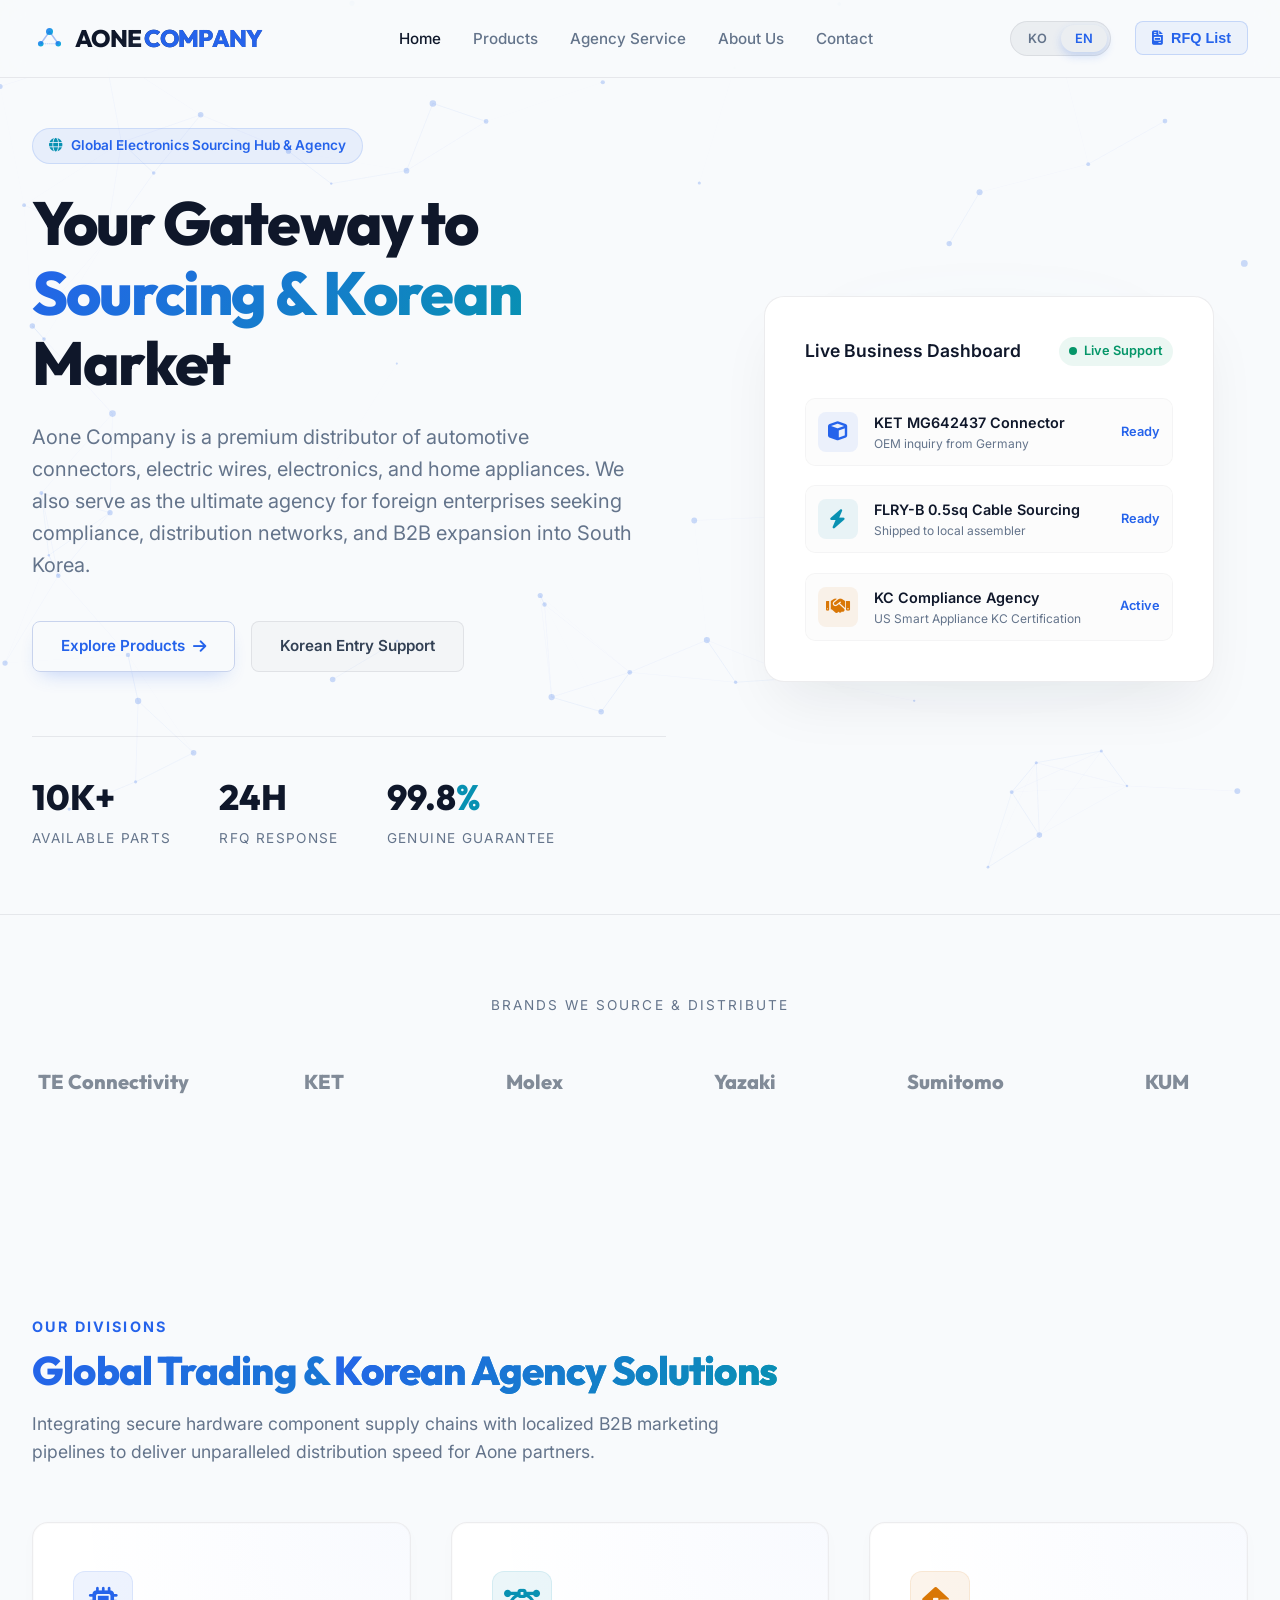
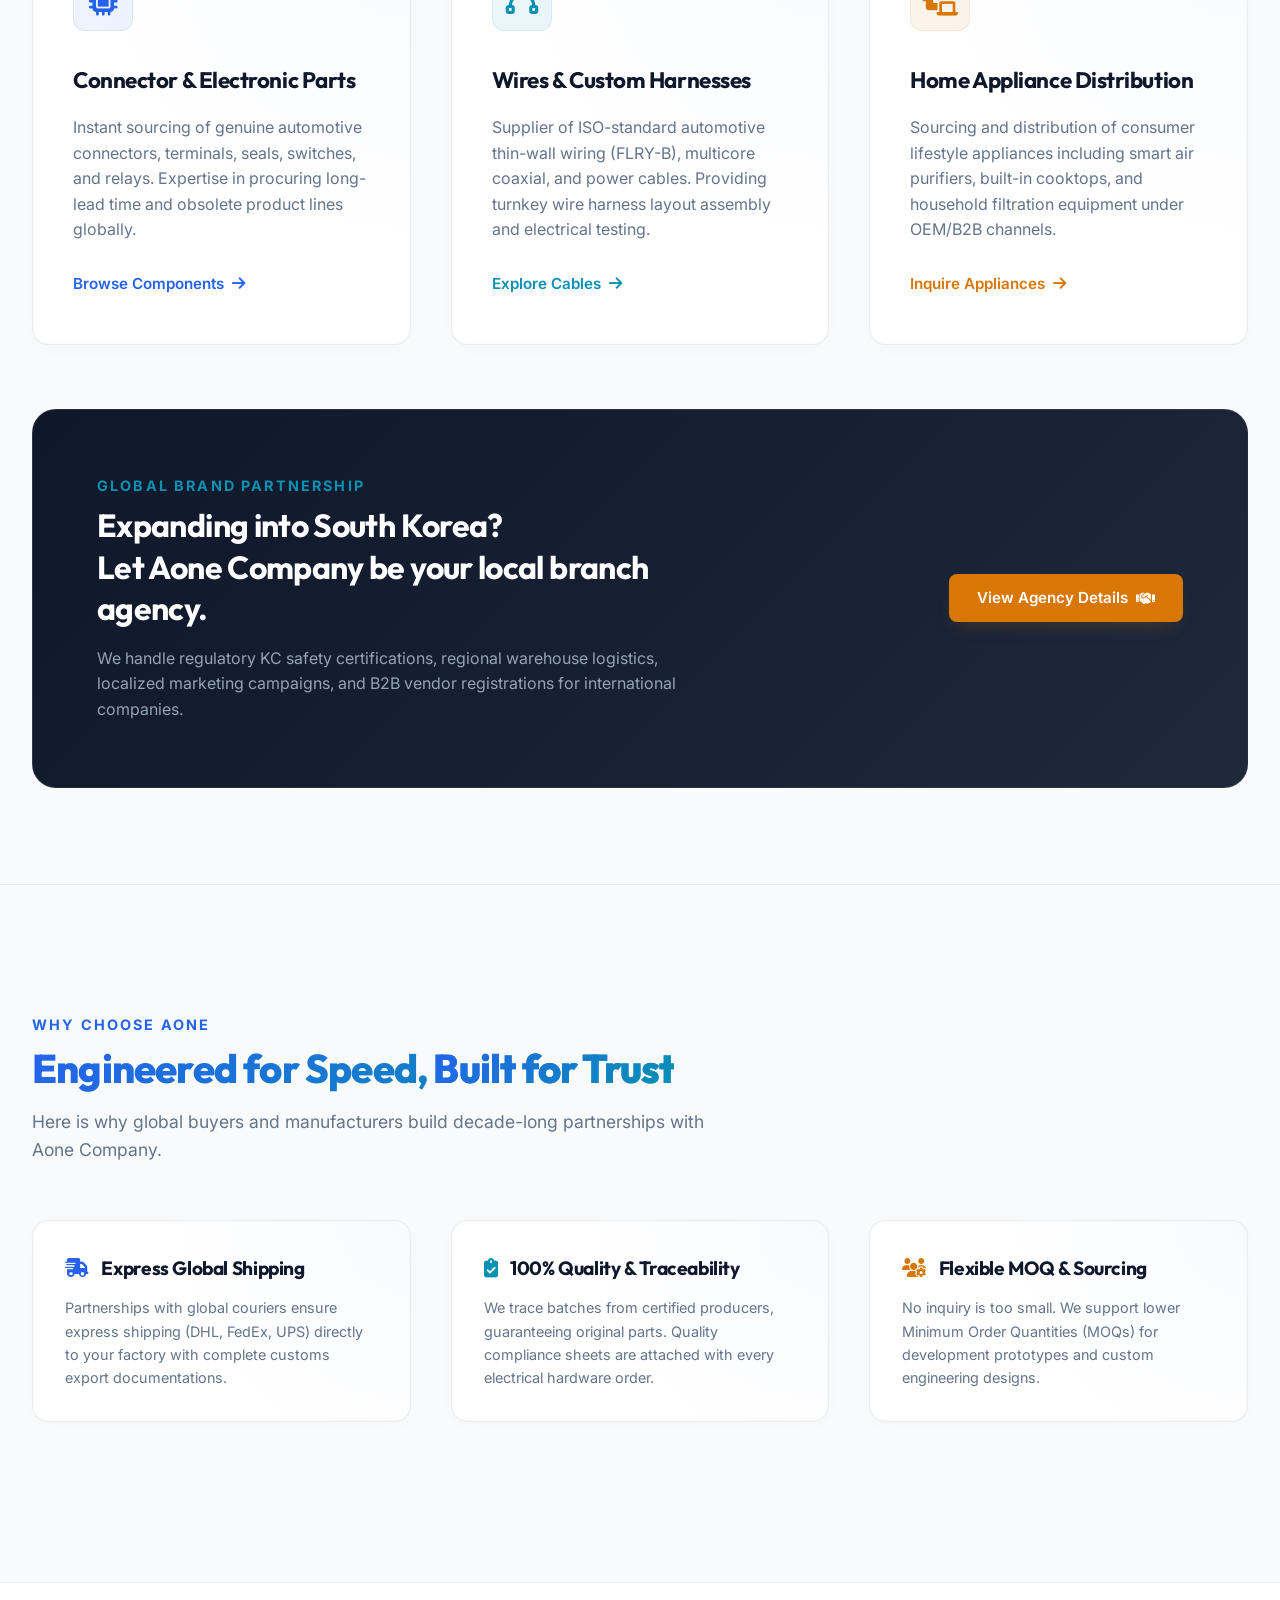
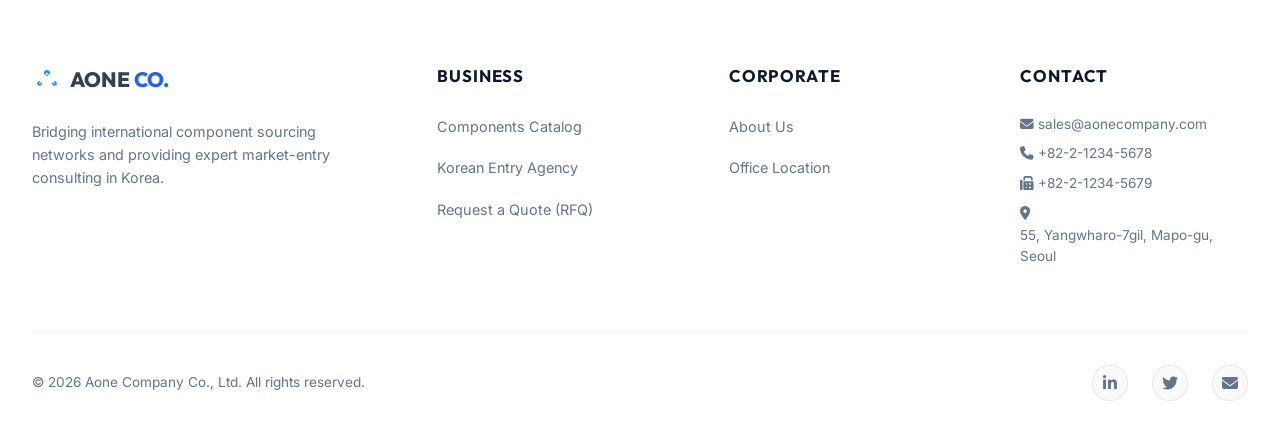
<file: index.html>
<!DOCTYPE html>
<html lang="ko">
<head>
  <meta charset="UTF-8">
  <meta name="viewport" content="width=device-width, initial-scale=1.0">
  
  <!-- SEO Optimization Meta Tags -->
  <title>Aone Company | Global Electronics Sourcing & Korean Entry Agency</title>
  <meta name="description" content="Aone Company is your premier partner for global sourcing of automotive connectors (TE, KET, Molex), electric wires, electronic components, home appliances, and specialized market entry agency services in South Korea.">
  <meta name="keywords" content="Aone Company, TE Connectivity, KET connector, Molex, automotive wire harness, electronic components sourcing, Korean market entry agency, electrical appliances distributor Korea">
  <link rel="canonical" href="http://www.aonecompany.com/">
  
  <!-- OpenGraph Social Metadata -->
  <meta property="og:title" content="Aone Company - Global Electronics Sourcing & Korean Entry Agency">
  <meta property="og:description" content="Direct sourcing partner for international brands. Sourcing connectors, cables, home appliances, and providing local Korean agency representation.">
  <meta property="og:type" content="website">
  <meta property="og:url" content="http://www.aonecompany.com/">
  <meta property="og:image" content="assets/images/og-share.jpg">
  
  <!-- Fonts & Icons -->
  <link rel="stylesheet" href="https://cdnjs.cloudflare.com/ajax/libs/font-awesome/6.4.0/css/all.min.css">
  
  <!-- Core Design Styles -->
  <link rel="stylesheet" href="assets/css/style.css">
</head>
<body class="lang-ko"> <!-- Toggled to lang-en dynamically -->

  <!-- Background Nodes Animation -->
  <canvas id="particles-canvas"></canvas>

  <!-- Navigation Header -->
  <header class="site-header">
    <div class="nav-container">
      <div class="logo-wrapper">
        <a href="index.html">
          <svg viewBox="0 0 100 100" xmlns="http://www.w3.org/2000/svg">
            <defs>
              <linearGradient id="logo-grad" x1="0%" y1="0%" x2="100%" y2="100%">
                <stop offset="0%" stop-color="#3b82f6" />
                <stop offset="100%" stop-color="#06b6d4" />
              </linearGradient>
            </defs>
            <!-- Stylized connection nodes icon -->
            <circle cx="50" cy="30" r="10" fill="url(#logo-grad)" />
            <circle cx="25" cy="65" r="8" fill="url(#logo-grad)" />
            <circle cx="75" cy="65" r="8" fill="url(#logo-grad)" />
            <line x1="50" y1="30" x2="25" y2="65" stroke="#f8fafc" stroke-width="4" stroke-opacity="0.8" />
            <line x1="50" y1="30" x2="75" y2="65" stroke="#f8fafc" stroke-width="4" stroke-opacity="0.8" />
            <line x1="25" y1="65" x2="75" y2="65" stroke="#3b82f6" stroke-width="2" stroke-dasharray="4,2" />
          </svg>
          <span class="logo-text">AONE <span>COMPANY</span></span>
        </a>
      </div>

      <nav class="main-nav">
        <ul>
          <li>
            <a href="index.html">
              <span data-lang="ko">홈</span>
              <span data-lang="en">Home</span>
            </a>
          </li>
          <li>
            <a href="products.html">
              <span data-lang="ko">제품 카탈로그</span>
              <span data-lang="en">Products</span>
            </a>
          </li>
          <li>
            <a href="agency.html">
              <span data-lang="ko">한국 진출 에이전시</span>
              <span data-lang="en">Agency Service</span>
            </a>
          </li>
          <li>
            <a href="about.html">
              <span data-lang="ko">회사 소개</span>
              <span data-lang="en">About Us</span>
            </a>
          </li>
          <li>
            <a href="contact.html">
              <span data-lang="ko">고객 문의</span>
              <span data-lang="en">Contact</span>
            </a>
          </li>
        </ul>
      </nav>

      <div class="header-controls">
        <!-- Language Select Toggle -->
        <div class="lang-switch">
          <button class="lang-btn active" data-lang-btn="ko">KO</button>
          <button class="lang-btn" data-lang-btn="en">EN</button>
        </div>

        <!-- RFQ Cart Indicator Button -->
        <button class="rfq-badge-btn" aria-label="View RFQ items">
          <i class="fa-solid fa-file-invoice"></i>
          <span data-lang="ko">RFQ 문의함</span>
          <span data-lang="en">RFQ List</span>
          <span class="rfq-count">0</span>
        </button>

        <button class="menu-toggle" aria-label="Toggle Navigation menu">
          <i class="fa-solid fa-bars"></i>
        </button>
      </div>
    </div>
  </header>

  <!-- Hero Section -->
  <main>
    <section class="hero-section">
      <div class="hero-grid">
        <div class="hero-content">
          <div class="hero-badge">
            <i class="fa-solid fa-globe"></i>
            <span data-lang="ko">글로벌 커넥터 및 전자부품 소싱 허브</span>
            <span data-lang="en">Global Electronics Sourcing Hub & Agency</span>
          </div>
          
          <h1 class="hero-title">
            <span data-lang="ko">산업용 부품 소싱과<br><span class="highlight">한국 진출</span>의 시작</span>
            <span data-lang="en">Your Gateway to<br><span class="highlight">Sourcing & Korean</span> Market</span>
          </h1>
          
          <p class="hero-subtitle">
            <span data-lang="ko">Aone Company는 글로벌 전장 부품 및 커넥터, 전선, 가전제품 공급 전문 기업입니다. 더불어 글로벌 브랜드의 신뢰할 수 있는 한국 시장 비즈니스 진출 파트너로서 법률 규제, 물류, 마케팅 에이전시 서비스를 원스톱으로 지원합니다.</span>
            <span data-lang="en">Aone Company is a premium distributor of automotive connectors, electric wires, electronics, and home appliances. We also serve as the ultimate agency for foreign enterprises seeking compliance, distribution networks, and B2B expansion into South Korea.</span>
          </p>
          
          <div class="hero-cta">
            <a href="products.html" class="btn btn-primary">
              <span data-lang="ko">제품 카탈로그 보기</span>
              <span data-lang="en">Explore Products</span>
              <i class="fa-solid fa-arrow-right"></i>
            </a>
            <a href="agency.html" class="btn btn-secondary">
              <span data-lang="ko">에이전시 서비스 문의</span>
              <span data-lang="en">Korean Entry Support</span>
            </a>
          </div>

          <div class="hero-stats">
            <div class="stat-item">
              <span class="stat-number">10K+</span>
              <span class="stat-label">
                <span data-lang="ko">취급 파트 넘버</span>
                <span data-lang="en">Available Parts</span>
              </span>
            </div>
            <div class="stat-item">
              <span class="stat-number">24H</span>
              <span class="stat-label">
                <span data-lang="ko">견적 응답 속도</span>
                <span data-lang="en">RFQ Response</span>
              </span>
            </div>
            <div class="stat-item">
              <span class="stat-number">99.8<span>%</span></span>
              <span class="stat-label">
                <span data-lang="ko">정품 보증율</span>
                <span data-lang="en">Genuine Guarantee</span>
              </span>
            </div>
          </div>
        </div>

        <div class="hero-visual">
          <div class="visual-glow"></div>
          <div class="visual-card">
            <div class="visual-header">
              <span class="visual-title">
                <span data-lang="ko">실시간 견적 및 업무 현황</span>
                <span data-lang="en">Live Business Dashboard</span>
              </span>
              <div class="visual-status">
                <div class="visual-status-dot"></div>
                <span data-lang="ko">온라인 지원 중</span>
                <span data-lang="en">Live Support</span>
              </div>
            </div>
            
            <div class="visual-list">
              <div class="visual-item">
                <div class="visual-icon"><i class="fa-solid fa-cube"></i></div>
                <div class="visual-item-info">
                  <div class="visual-item-title">KET MG642437 Connector</div>
                  <div class="visual-item-desc">
                    <span data-lang="ko">독일 완성차 업체 OEM 발주</span>
                    <span data-lang="en">OEM inquiry from Germany</span>
                  </div>
                </div>
                <div class="visual-item-action"><span data-lang="ko">완료</span><span data-lang="en">Ready</span></div>
              </div>
              
              <div class="visual-item">
                <div class="visual-icon"><i class="fa-solid fa-bolt"></i></div>
                <div class="visual-item-info">
                  <div class="visual-item-title">FLRY-B 0.5sq Cable Sourcing</div>
                  <div class="visual-item-desc">
                    <span data-lang="ko">국내 와이어하네스 제조사 공급</span>
                    <span data-lang="en">Shipped to local assembler</span>
                  </div>
                </div>
                <div class="visual-item-action"><span data-lang="ko">완료</span><span data-lang="en">Ready</span></div>
              </div>
              
              <div class="visual-item">
                <div class="visual-icon"><i class="fa-solid fa-handshake"></i></div>
                <div class="visual-item-info">
                  <div class="visual-item-title">KC Compliance Agency</div>
                  <div class="visual-item-desc">
                    <span data-lang="ko">미국 스마트 홈 가전업체 KC 인증 대행</span>
                    <span data-lang="en">US Smart Appliance KC Certification</span>
                  </div>
                </div>
                <div class="visual-item-action"><span data-lang="ko">진행중</span><span data-lang="en">Active</span></div>
              </div>
            </div>
          </div>
        </div>
      </div>
    </section>

    <!-- Brands Banner Section -->
    <section class="brands-section">
      <div class="brands-container">
        <span class="brands-subtitle">
          <span data-lang="ko">공식 유통 브랜드 및 파트너사</span>
          <span data-lang="en">Brands We Source & Distribute</span>
        </span>
        <div class="brands-grid">
          <div class="brand-logo" title="TE Connectivity">
            <!-- TE Connectivity SVG Placeholder -->
            <span style="font-family: var(--font-heading); font-weight: 800; font-size: 1.25rem;">TE Connectivity</span>
          </div>
          <div class="brand-logo" title="KET">
            <span style="font-family: var(--font-heading); font-weight: 800; font-size: 1.25rem;">KET</span>
          </div>
          <div class="brand-logo" title="Molex">
            <span style="font-family: var(--font-heading); font-weight: 800; font-size: 1.25rem;">Molex</span>
          </div>
          <div class="brand-logo" title="Yazaki">
            <span style="font-family: var(--font-heading); font-weight: 800; font-size: 1.25rem;">Yazaki</span>
          </div>
          <div class="brand-logo" title="Sumitomo">
            <span style="font-family: var(--font-heading); font-weight: 800; font-size: 1.25rem;">Sumitomo</span>
          </div>
          <div class="brand-logo" title="KUM">
            <span style="font-family: var(--font-heading); font-weight: 800; font-size: 1.25rem;">KUM</span>
          </div>
        </div>
      </div>
    </section>

    <!-- Business Divisions / Features -->
    <section id="features-section">
      <span class="section-tagline">
        <span data-lang="ko">사업 영역</span>
        <span data-lang="en">Our Divisions</span>
      </span>
      <h2 class="section-title">
        <span data-lang="ko">글로벌 무역 및 <span>에이전시 원스톱 솔루션</span></span>
        <span data-lang="en">Global Trading & <span>Korean Agency Solutions</span></span>
      </h2>
      <p class="section-desc">
        <span data-lang="ko">Aone Company는 신속성, 품질, 투명성을 바탕으로 완벽한 커넥터 및 전선 공급 인프라와 강력한 국내 네트워크를 통한 지사 대행 서비스를 제공합니다.</span>
        <span data-lang="en">Integrating secure hardware component supply chains with localized B2B marketing pipelines to deliver unparalleled distribution speed for Aone partners.</span>
      </p>

      <div class="features-grid">
        <!-- Division 1: Connectors & Electronic Parts -->
        <article class="feature-card">
          <div class="feature-icon-wrapper">
            <i class="fa-solid fa-microchip"></i>
          </div>
          <h3>
            <span data-lang="ko">커넥터 & 전자 부품 소싱</span>
            <span data-lang="en">Connector & Electronic Parts</span>
          </h3>
          <p>
            <span data-lang="ko">TE, KET, Molex, Delphi 등 글로벌 톱 티어 하우징과 터미널, 실리콘 고무, 릴레이, 스위치를 세계 각지로 신속 유통합니다. 단종 및 희귀 품목 공급에 특화되어 있습니다.</span>
            <span data-lang="en">Instant sourcing of genuine automotive connectors, terminals, seals, switches, and relays. Expertise in procuring long-lead time and obsolete product lines globally.</span>
          </p>
          <a href="products.html?category=connectors" class="feature-link">
            <span data-lang="ko">카탈로그 보기</span>
            <span data-lang="en">Browse Components</span>
            <i class="fa-solid fa-arrow-right"></i>
          </a>
        </article>

        <!-- Division 2: Wires & Cables -->
        <article class="feature-card">
          <div class="feature-icon-wrapper">
            <i class="fa-solid fa-bezier-curve"></i>
          </div>
          <h3>
            <span data-lang="ko">전선 및 커스텀 하네스</span>
            <span data-lang="en">Wires & Custom Harnesses</span>
          </h3>
          <p>
            <span data-lang="ko">ISO 규격의 차량용 저압 전선(FLRY-B, AVSS)과 고부하 산업용 전원 케이블을 공급하며 도면에 따른 고품질 맞춤형 와이어 하네스 임가공 제작 및 안전성 테스트를 보장합니다.</span>
            <span data-lang="en">Supplier of ISO-standard automotive thin-wall wiring (FLRY-B), multicore coaxial, and power cables. Providing turnkey wire harness layout assembly and electrical testing.</span>
          </p>
          <a href="products.html?category=wires" class="feature-link">
            <span data-lang="ko">전선 규격 검토</span>
            <span data-lang="en">Explore Cables</span>
            <i class="fa-solid fa-arrow-right"></i>
          </a>
        </article>

        <!-- Division 3: Home Appliances & OEM -->
        <article class="feature-card">
          <div class="feature-icon-wrapper">
            <i class="fa-solid fa-house-laptop"></i>
          </div>
          <h3>
            <span data-lang="ko">프리미엄 가전제품 유통</span>
            <span data-lang="en">Home Appliance Distribution</span>
          </h3>
          <p>
            <span data-lang="ko">소비자의 생활 편의를 증진하는 필터식 정수기, 고성능 공기청정기, 인덕션 등 생활 가전제품의 소싱, 수입 대행, OEM 제조 컨설팅 및 렌탈사 연계 비즈니스를 주도합니다.</span>
            <span data-lang="en">Sourcing and distribution of consumer lifestyle appliances including smart air purifiers, built-in cooktops, and household filtration equipment under OEM/B2B channels.</span>
          </p>
          <a href="products.html?category=appliances" class="feature-link">
            <span data-lang="ko">가전제품 소싱 문의</span>
            <span data-lang="en">Inquire Appliances</span>
            <i class="fa-solid fa-arrow-right"></i>
          </a>
        </article>
      </div>

      <!-- Core Agency CTA banner -->
      <div class="cta-banner-wrapper">
        <div class="cta-banner">
          <div>
            <span class="section-tagline" style="color: var(--color-secondary);">
              <span data-lang="ko">글로벌 기업 파트너십</span>
              <span data-lang="en">Global Brand Partnership</span>
            </span>
            <h3>
              <span data-lang="ko">한국 시장 진출을 원하십니까?<br>Aone 에이전시가 로컬 지사 역할을 대행합니다.</span>
              <span data-lang="en">Expanding into South Korea?<br>Let Aone Company be your local branch agency.</span>
            </h3>
            <p>
              <span data-lang="ko">복잡한 국가 전기 안전 KC 인증 획득 지원부터 현지 벤더 등록, 물류 통관 대행 및 국내 주요 유통망 연결까지, 성공적인 런칭을 밀착 수행합니다.</span>
              <span data-lang="en">We handle regulatory KC safety certifications, regional warehouse logistics, localized marketing campaigns, and B2B vendor registrations for international companies.</span>
            </p>
          </div>
          <div class="cta-banner-actions">
            <a href="agency.html" class="btn btn-accent">
              <span data-lang="ko">에이전시 솔루션 확인</span>
              <span data-lang="en">View Agency Details</span>
              <i class="fa-solid fa-handshake"></i>
            </a>
          </div>
        </div>
      </div>
    </section>

    <!-- Why Choose Section -->
    <section style="border-top: 1px solid var(--border-light);">
      <span class="section-tagline">
        <span data-lang="ko">우리의 핵심 가치</span>
        <span data-lang="en">Why Choose Aone</span>
      </span>
      <h2 class="section-title">
        <span data-lang="ko">안정적인 물류와 <span>지속 가능한 신뢰</span></span>
        <span data-lang="en">Engineered for Speed, <span>Built for Trust</span></span>
      </h2>
      <p class="section-desc">
        <span data-lang="ko">해외 바이어들이 매월 Aone Company에 부품 조달 및 로컬 에이전시 문의를 진행하는 이유입니다.</span>
        <span data-lang="en">Here is why global buyers and manufacturers build decade-long partnerships with Aone Company.</span>
      </p>

      <div class="features-grid">
        <div class="feature-card" style="padding: 2rem;">
          <h4 style="font-size: 1.2rem; margin-bottom: 0.8rem; display: flex; align-items: center; gap: 0.8rem;">
            <i class="fa-solid fa-truck-fast" style="color: var(--color-primary);"></i>
            <span data-lang="ko">초고속 납기 & 안전 물류</span>
            <span data-lang="en">Express Global Shipping</span>
          </h4>
          <p style="font-size: 0.9rem; margin-bottom: 0;">
            <span data-lang="ko">DHL, FedEx, EMS 등 전 세계 물류 네트워크와 제휴하여, 해외 바이어의 공장에 맞춤형 포장 및 안전 통관 서류를 첨부하여 정밀 부품을 긴급 운송합니다.</span>
            <span data-lang="en">Partnerships with global couriers ensure express shipping (DHL, FedEx, UPS) directly to your factory with complete customs export documentations.</span>
          </p>
        </div>

        <div class="feature-card" style="padding: 2rem;">
          <h4 style="font-size: 1.2rem; margin-bottom: 0.8rem; display: flex; align-items: center; gap: 0.8rem;">
            <i class="fa-solid fa-clipboard-check" style="color: var(--color-secondary);"></i>
            <span data-lang="ko">100% 품질 추적성</span>
            <span data-lang="en">100% Quality & Traceability</span>
          </h4>
          <p style="font-size: 0.9rem; margin-bottom: 0;">
            <span data-lang="ko">공급하는 모든 하우징 및 리셉터클 단자는 원재료 밀 시트(Mill Sheet) 및 성적서 추적이 가능한 100% 오리지널 순정품으로, 불량률 ZERO를 보증합니다.</span>
            <span data-lang="en">We trace batches from certified producers, guaranteeing original parts. Quality compliance sheets are attached with every electrical hardware order.</span>
          </p>
        </div>

        <div class="feature-card" style="padding: 2rem;">
          <h4 style="font-size: 1.2rem; margin-bottom: 0.8rem; display: flex; align-items: center; gap: 0.8rem;">
            <i class="fa-solid fa-users-gear" style="color: var(--color-accent);"></i>
            <span data-lang="ko">소량 발주 및 맞춤 솔루션</span>
            <span data-lang="en">Flexible MOQ & Sourcing</span>
          </h4>
          <p style="font-size: 0.9rem; margin-bottom: 0;">
            <span data-lang="ko">대형 대리점들이 기피하는 소량(MOQ 이하) 부품도 조달 가능하며, 가전기기 부품 설계 및 임가공까지 전문 엔지니어링 상담을 제공합니다.</span>
            <span data-lang="en">No inquiry is too small. We support lower Minimum Order Quantities (MOQs) for development prototypes and custom engineering designs.</span>
          </p>
        </div>
      </div>
    </section>
  </main>

  <!-- Footer Section -->
  <footer class="site-footer">
    <div class="footer-container">
      <div class="footer-brand">
        <a href="index.html" style="display: flex; align-items: center; gap: 0.5rem;">
          <svg viewBox="0 0 100 100" xmlns="http://www.w3.org/2000/svg" style="height:30px; width:30px; fill:url(#logo-grad)">
            <circle cx="50" cy="30" r="10" />
            <circle cx="25" cy="65" r="8" />
            <circle cx="75" cy="65" r="8" />
            <line x1="50" y1="30" x2="25" y2="65" stroke="#f8fafc" stroke-width="4" />
            <line x1="50" y1="30" x2="75" y2="65" stroke="#f8fafc" stroke-width="4" />
          </svg>
          <span style="font-family: var(--font-heading); font-size:1.3rem; font-weight:800;">AONE <span style="color:var(--color-primary)">CO.</span></span>
        </a>
        <p>
          <span data-lang="ko">Aone Company는 신뢰할 수 있는 전장부품, 가전 기기 소싱 및 한국 진출 비즈니스 컨설팅 대행 리더입니다.</span>
          <span data-lang="en">Bridging international component sourcing networks and providing expert market-entry consulting in Korea.</span>
        </p>
      </div>

      <div class="footer-links-group">
        <h4>
          <span data-lang="ko">비즈니스</span>
          <span data-lang="en">Business</span>
        </h4>
        <ul>
          <li><a href="products.html"><span data-lang="ko">제품 카탈로그</span><span data-lang="en">Components Catalog</span></a></li>
          <li><a href="agency.html"><span data-lang="ko">한국 진출 에이전시</span><span data-lang="en">Korean Entry Agency</span></a></li>
          <li><a href="rfq.html"><span data-lang="ko">견적 요청 (RFQ)</span><span data-lang="en">Request a Quote (RFQ)</span></a></li>
        </ul>
      </div>

      <div class="footer-links-group">
        <h4>
          <span data-lang="ko">회사 정보</span>
          <span data-lang="en">Corporate</span>
        </h4>
        <ul>
          <li><a href="about.html"><span data-lang="ko">회사 소개</span><span data-lang="en">About Us</span></a></li>
          <li><a href="contact.html"><span data-lang="ko">오시는 길 & 연락처</span><span data-lang="en">Office Location</span></a></li>
        </ul>
      </div>

      <div class="footer-links-group">
        <h4>
          <span data-lang="ko">공식 연락처</span>
          <span data-lang="en">Contact</span>
        </h4>
        <ul style="color: var(--text-muted); font-size: 0.85rem; gap: 0.5rem;">
          <li><i class="fa-solid fa-envelope"></i> sales@aonecompany.com</li>
          <li><i class="fa-solid fa-phone"></i> +82-2-1234-5678</li>
          <li><i class="fa-solid fa-fax"></i> +82-2-1234-5679</li>
          <li><i class="fa-solid fa-location-dot"></i> <span data-lang="ko">서울시 마포구 양화로 7길 55</span><span data-lang="en">55, Yangwharo-7gil, Mapo-gu, Seoul</span></li>
        </ul>
      </div>
    </div>

    <div class="footer-bottom">
      <div>
        &copy; 2026 Aone Company Co., Ltd. All rights reserved.
      </div>
      <div class="footer-socials">
        <a href="#" class="social-icon" aria-label="LinkedIn"><i class="fa-brands fa-linkedin-in"></i></a>
        <a href="#" class="social-icon" aria-label="Twitter"><i class="fa-brands fa-twitter"></i></a>
        <a href="mailto:sales@aonecompany.com" class="social-icon" aria-label="Email"><i class="fa-solid fa-envelope"></i></a>
      </div>
    </div>
  </footer>

  <!-- Scripts -->
  <script src="assets/js/main.js"></script>
  <script src="assets/js/canvas.js"></script>
</body>
</html>
</file>
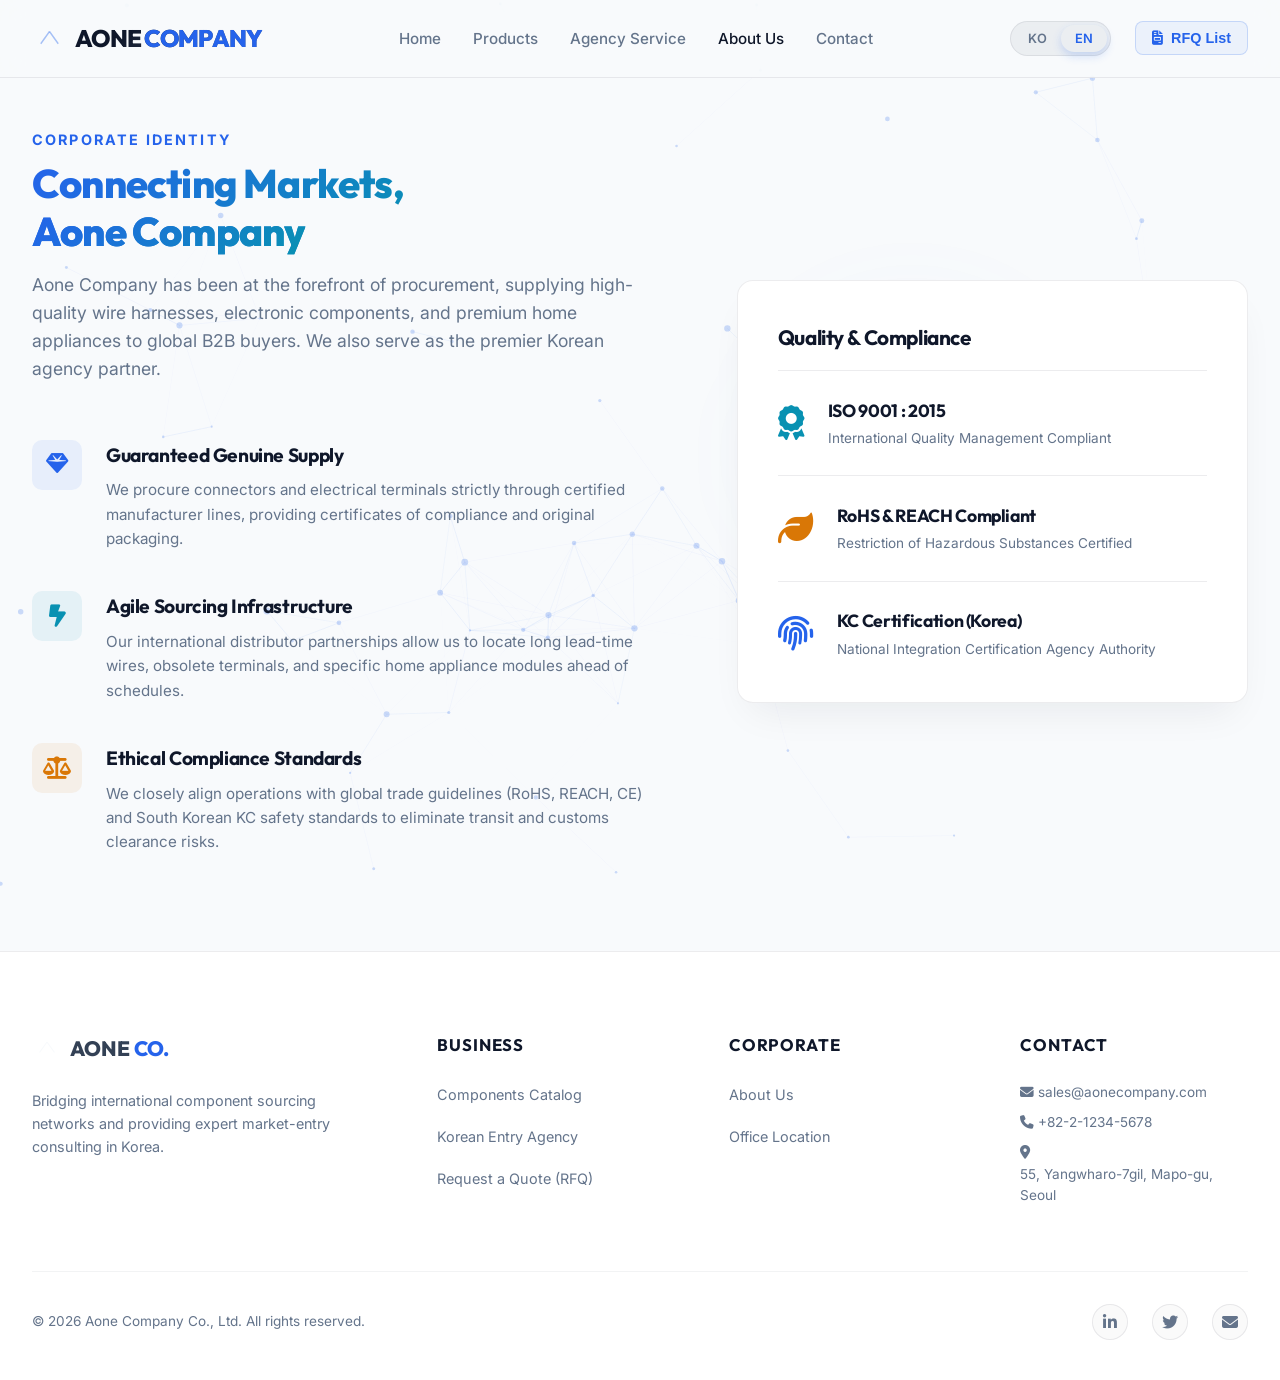
<file: about.html>
<!DOCTYPE html>
<html lang="ko">
<head>
  <meta charset="UTF-8">
  <meta name="viewport" content="width=device-width, initial-scale=1.0">
  
  <title>About Us | Aone Company</title>
  <meta name="description" content="Learn about Aone Company's journey, corporate values, global trade partners, and quality assurance compliance standards in electrical components and appliances sourcing.">
  <meta name="keywords" content="Aone Company background, ISO 9001 distributor, genuine electrical components distributor, electronics importer company, about Aone">
  
  <link rel="stylesheet" href="https://cdnjs.cloudflare.com/ajax/libs/font-awesome/6.4.0/css/all.min.css">
  <link rel="stylesheet" href="assets/css/style.css">
</head>
<body class="lang-ko">

  <!-- Background Canvas -->
  <canvas id="particles-canvas"></canvas>

  <!-- Navigation Header -->
  <header class="site-header">
    <div class="nav-container">
      <div class="logo-wrapper">
        <a href="index.html">
          <svg viewBox="0 0 100 100" xmlns="http://www.w3.org/2000/svg">
            <circle cx="50" cy="30" r="10" fill="url(#logo-grad)" />
            <circle cx="25" cy="65" r="8" fill="url(#logo-grad)" />
            <circle cx="75" cy="65" r="8" fill="url(#logo-grad)" />
            <line x1="50" y1="30" x2="25" y2="65" stroke="#f8fafc" stroke-width="4" stroke-opacity="0.8" />
            <line x1="50" y1="30" x2="75" y2="65" stroke="#f8fafc" stroke-width="4" stroke-opacity="0.8" />
          </svg>
          <span class="logo-text">AONE <span>COMPANY</span></span>
        </a>
      </div>

      <nav class="main-nav">
        <ul>
          <li><a href="index.html"><span data-lang="ko">홈</span><span data-lang="en">Home</span></a></li>
          <li><a href="products.html"><span data-lang="ko">제품 카탈로그</span><span data-lang="en">Products</span></a></li>
          <li><a href="agency.html"><span data-lang="ko">한국 진출 에이전시</span><span data-lang="en">Agency Service</span></a></li>
          <li class="active"><a href="about.html"><span data-lang="ko">회사 소개</span><span data-lang="en">About Us</span></a></li>
          <li><a href="contact.html"><span data-lang="ko">고객 문의</span><span data-lang="en">Contact</span></a></li>
        </ul>
      </nav>

      <div class="header-controls">
        <div class="lang-switch">
          <button class="lang-btn active" data-lang-btn="ko">KO</button>
          <button class="lang-btn" data-lang-btn="en">EN</button>
        </div>

        <button class="rfq-badge-btn" aria-label="View RFQ items">
          <i class="fa-solid fa-file-invoice"></i>
          <span data-lang="ko">RFQ 문의함</span><span data-lang="en">RFQ List</span>
          <span class="rfq-count">0</span>
        </button>

        <button class="menu-toggle" aria-label="Toggle menu">
          <i class="fa-solid fa-bars"></i>
        </button>
      </div>
    </div>
  </header>

  <!-- About Us Main Content -->
  <main>
    <section style="padding-top: 8rem;">
      <div class="about-grid">
        <div>
          <span class="section-tagline">
            <span data-lang="ko">인사말 & 가치</span>
            <span data-lang="en">Corporate Identity</span>
          </span>
          <h1 class="section-title">
            <span data-lang="ko">글로벌 무역의 허브,<br><span>Aone Company</span></span>
            <span data-lang="en">Connecting Markets,<br><span>Aone Company</span></span>
          </h1>
          <p class="section-desc">
            <span data-lang="ko">Aone Company는 신뢰할 수 있는 전선, 가전제품, 전장 커넥터 소싱 채널을 구축하여 세계 각국의 비즈니스를 연결해 왔습니다. 더불어 국내 유통망을 통해 글로벌 파트너의 한국 런칭을 든든하게 뒷받침합니다.</span>
            <span data-lang="en">Aone Company has been at the forefront of procurement, supplying high-quality wire harnesses, electronic components, and premium home appliances to global B2B buyers. We also serve as the premier Korean agency partner.</span>
          </p>

          <div class="about-features">
            <div class="about-feature-item">
              <div class="about-feature-icon">
                <i class="fa-solid fa-gem"></i>
              </div>
              <div class="about-feature-info">
                <h4>
                  <span data-lang="ko">오리지널 순정품 공급</span>
                  <span data-lang="en">Guaranteed Genuine Supply</span>
                </h4>
                <p>
                  <span data-lang="ko">TE Connectivity, KET, Molex 등 취급하는 모든 전기 부품과 하우징은 제조사 인증 유통라인을 거친 오리지널 제품만을 취급하며 완벽한 품질 추적을 성실히 이행합니다.</span>
                  <span data-lang="en">We procure connectors and electrical terminals strictly through certified manufacturer lines, providing certificates of compliance and original packaging.</span>
                </p>
              </div>
            </div>

            <div class="about-feature-item">
              <div class="about-feature-icon">
                <i class="fa-solid fa-bolt-lightning"></i>
              </div>
              <div class="about-feature-info">
                <h4>
                  <span data-lang="ko">초스피드 소싱 네트워크</span>
                  <span data-lang="en">Agile Sourcing Infrastructure</span>
                </h4>
                <p>
                  <span data-lang="ko">전 세계 벤더 협력사와의 강력한 인적/물류망 네트워크를 가동하여, 구하기 어려운 해외 특수 전선 및 단종된 커넥터 파트 넘버도 가장 빠른 단시일 내에 발굴해 제공합니다.</span>
                  <span data-lang="en">Our international distributor partnerships allow us to locate long lead-time wires, obsolete terminals, and specific home appliance modules ahead of schedules.</span>
                </p>
              </div>
            </div>

            <div class="about-feature-item">
              <div class="about-feature-icon">
                <i class="fa-solid fa-scale-balanced"></i>
              </div>
              <div class="about-feature-info">
                <h4>
                  <span data-lang="ko">투명하고 윤리적인 교역</span>
                  <span data-lang="en">Ethical Compliance Standards</span>
                </h4>
                <p>
                  <span data-lang="ko">각종 세관 법령 및 규격 테스트 요구 조건(KC 인증, RoHS 적합성 등)을 철저히 준수하여 통관 지연 등의 비즈니스 위험을 선제적으로 예방합니다.</span>
                  <span data-lang="en">We closely align operations with global trade guidelines (RoHS, REACH, CE) and South Korean KC safety standards to eliminate transit and customs clearance risks.</span>
                </p>
              </div>
            </div>
          </div>
        </div>

        <!-- Right Visual Certificates Side -->
        <div class="about-visual-side">
          <div class="visual-glow" style="background: radial-gradient(circle, rgba(59, 130, 246, 0.15) 0%, transparent 70%);"></div>
          <div class="about-badge-card">
            <h3 style="font-size: 1.3rem; margin-bottom: 1.5rem; border-bottom: 1px solid var(--border-light); padding-bottom: 1rem;">
              <span data-lang="ko">인증 및 준수 규격</span>
              <span data-lang="en">Quality & Compliance</span>
            </h3>
            
            <div class="about-badge-item">
              <div class="about-badge-icon">
                <i class="fa-solid fa-award"></i>
              </div>
              <div class="about-badge-text">
                <h5>ISO 9001 : 2015</h5>
                <p>
                  <span data-lang="ko">국제 품질 경영 시스템 표준 준수</span>
                  <span data-lang="en">International Quality Management Compliant</span>
                </p>
              </div>
            </div>

            <div class="about-badge-item">
              <div class="about-badge-icon">
                <i class="fa-solid fa-leaf"></i>
              </div>
              <div class="about-badge-text">
                <h5>RoHS & REACH Compliant</h5>
                <p>
                  <span data-lang="ko">친환경 유해물질 차단 규격 보증</span>
                  <span data-lang="en">Restriction of Hazardous Substances Certified</span>
                </p>
              </div>
            </div>

            <div class="about-badge-item">
              <div class="about-badge-icon">
                <i class="fa-solid fa-fingerprint"></i>
              </div>
              <div class="about-badge-text">
                <h5>KC Certification (Korea)</h5>
                <p>
                  <span data-lang="ko">안전·보건·환경·품질 국가 통합 인증 대행</span>
                  <span data-lang="en">National Integration Certification Agency Authority</span>
                </p>
              </div>
            </div>
          </div>
        </div>
      </div>
    </section>
  </main>

  <!-- Footer Section -->
  <footer class="site-footer">
    <div class="footer-container">
      <div class="footer-brand">
        <a href="index.html" style="display: flex; align-items: center; gap: 0.5rem;">
          <svg viewBox="0 0 100 100" xmlns="http://www.w3.org/2000/svg" style="height:30px; width:30px; fill:url(#logo-grad)">
            <circle cx="50" cy="30" r="10" />
            <circle cx="25" cy="65" r="8" />
            <circle cx="75" cy="65" r="8" />
            <line x1="50" y1="30" x2="25" y2="65" stroke="#f8fafc" stroke-width="4" />
            <line x1="50" y1="30" x2="75" y2="65" stroke="#f8fafc" stroke-width="4" />
          </svg>
          <span style="font-family: var(--font-heading); font-size:1.3rem; font-weight:800;">AONE <span style="color:var(--color-primary)">CO.</span></span>
        </a>
        <p>
          <span data-lang="ko">Aone Company는 신뢰할 수 있는 전장부품, 가전 기기 소싱 및 한국 진출 비즈니스 컨설팅 대행 리더입니다.</span>
          <span data-lang="en">Bridging international component sourcing networks and providing expert market-entry consulting in Korea.</span>
        </p>
      </div>

      <div class="footer-links-group">
        <h4><span data-lang="ko">비즈니스</span><span data-lang="en">Business</span></h4>
        <ul>
          <li><a href="products.html"><span data-lang="ko">제품 카탈로그</span><span data-lang="en">Components Catalog</span></a></li>
          <li><a href="agency.html"><span data-lang="ko">한국 진출 에이전시</span><span data-lang="en">Korean Entry Agency</span></a></li>
          <li><a href="rfq.html"><span data-lang="ko">견적 요청 (RFQ)</span><span data-lang="en">Request a Quote (RFQ)</span></a></li>
        </ul>
      </div>

      <div class="footer-links-group">
        <h4><span data-lang="ko">회사 정보</span><span data-lang="en">Corporate</span></h4>
        <ul>
          <li><a href="about.html"><span data-lang="ko">회사 소개</span><span data-lang="en">About Us</span></a></li>
          <li><a href="contact.html"><span data-lang="ko">오시는 길 & 연락처</span><span data-lang="en">Office Location</span></a></li>
        </ul>
      </div>

      <div class="footer-links-group">
        <h4><span data-lang="ko">공식 연락처</span><span data-lang="en">Contact</span></h4>
        <ul style="color: var(--text-muted); font-size: 0.85rem; gap: 0.5rem;">
          <li><i class="fa-solid fa-envelope"></i> sales@aonecompany.com</li>
          <li><i class="fa-solid fa-phone"></i> +82-2-1234-5678</li>
          <li><i class="fa-solid fa-location-dot"></i> <span data-lang="ko">서울시 마포구 양화로 7길 55</span><span data-lang="en">55, Yangwharo-7gil, Mapo-gu, Seoul</span></li>
        </ul>
      </div>
    </div>

    <div class="footer-bottom">
      <div>&copy; 2026 Aone Company Co., Ltd. All rights reserved.</div>
      <div class="footer-socials">
        <a href="#" class="social-icon"><i class="fa-brands fa-linkedin-in"></i></a>
        <a href="#" class="social-icon"><i class="fa-brands fa-twitter"></i></a>
        <a href="mailto:sales@aonecompany.com" class="social-icon"><i class="fa-solid fa-envelope"></i></a>
      </div>
    </div>
  </footer>

  <!-- Scripts -->
  <script src="assets/js/main.js"></script>
  <script src="assets/js/canvas.js"></script>
</body>
</html>
</file>
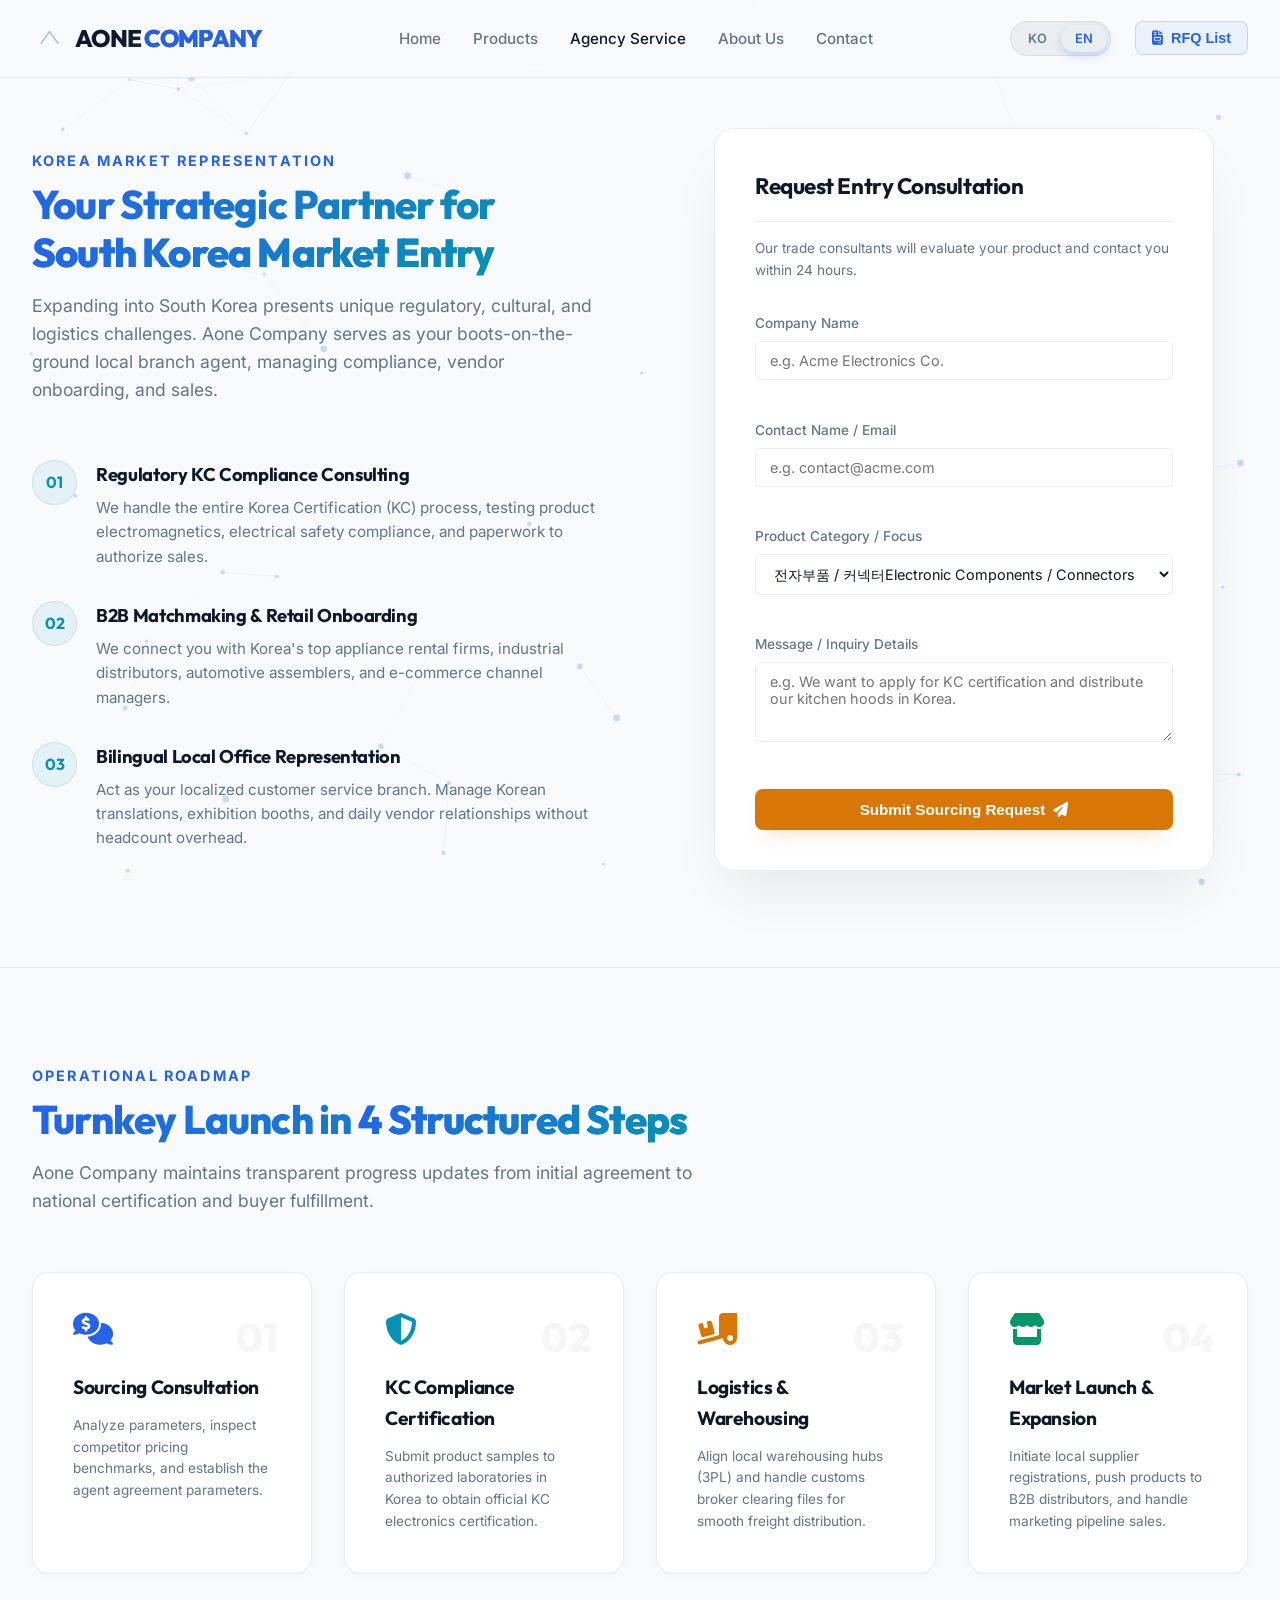
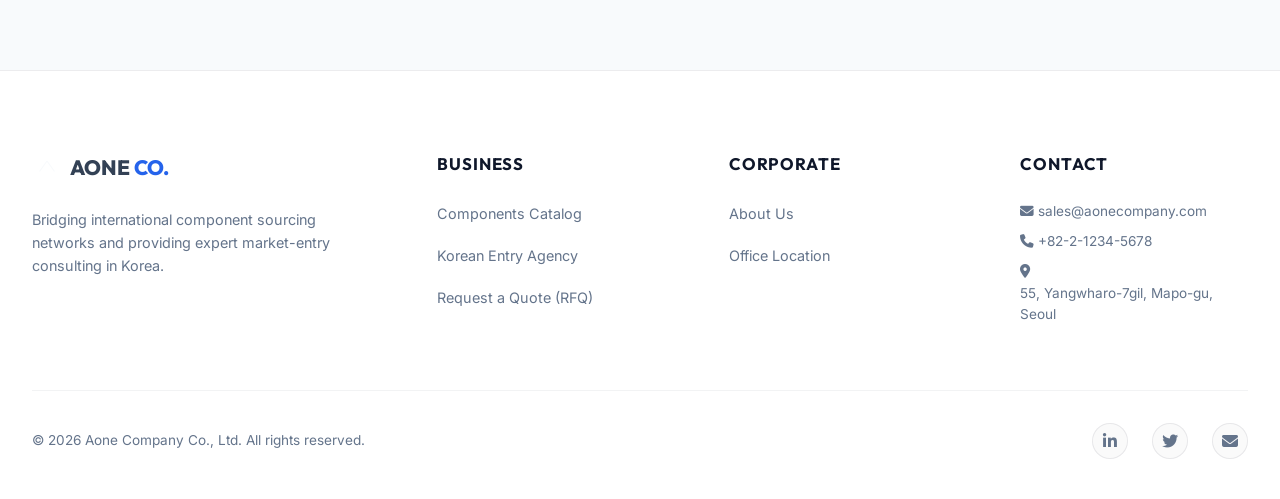
<file: agency.html>
<!DOCTYPE html>
<html lang="ko">
<head>
  <meta charset="UTF-8">
  <meta name="viewport" content="width=device-width, initial-scale=1.0">
  
  <title>Korean Entry Agency Service | Aone Company</title>
  <meta name="description" content="Aone Company provides professional B2B representation and market entry agency services in South Korea, managing compliance, KC certifications, warehousing logistics, and distribution networking.">
  <meta name="keywords" content="South Korea market entry agency, B2B agent Korea, KC certification consultant, Korean retail distributor locator, electronics importer Korea">
  
  <link rel="stylesheet" href="https://cdnjs.cloudflare.com/ajax/libs/font-awesome/6.4.0/css/all.min.css">
  <link rel="stylesheet" href="assets/css/style.css">
</head>
<body class="lang-ko">

  <!-- Background Canvas -->
  <canvas id="particles-canvas"></canvas>

  <!-- Navigation Header -->
  <header class="site-header">
    <div class="nav-container">
      <div class="logo-wrapper">
        <a href="index.html">
          <svg viewBox="0 0 100 100" xmlns="http://www.w3.org/2000/svg">
            <circle cx="50" cy="30" r="10" fill="url(#logo-grad)" />
            <circle cx="25" cy="65" r="8" fill="url(#logo-grad)" />
            <circle cx="75" cy="65" r="8" fill="url(#logo-grad)" />
            <line x1="50" y1="30" x2="25" y2="65" stroke="#f8fafc" stroke-width="4" stroke-opacity="0.8" />
            <line x1="50" y1="30" x2="75" y2="65" stroke="#f8fafc" stroke-width="4" stroke-opacity="0.8" />
          </svg>
          <span class="logo-text">AONE <span>COMPANY</span></span>
        </a>
      </div>

      <nav class="main-nav">
        <ul>
          <li><a href="index.html"><span data-lang="ko">홈</span><span data-lang="en">Home</span></a></li>
          <li><a href="products.html"><span data-lang="ko">제품 카탈로그</span><span data-lang="en">Products</span></a></li>
          <li class="active"><a href="agency.html"><span data-lang="ko">한국 진출 에이전시</span><span data-lang="en">Agency Service</span></a></li>
          <li><a href="about.html"><span data-lang="ko">회사 소개</span><span data-lang="en">About Us</span></a></li>
          <li><a href="contact.html"><span data-lang="ko">고객 문의</span><span data-lang="en">Contact</span></a></li>
        </ul>
      </nav>

      <div class="header-controls">
        <div class="lang-switch">
          <button class="lang-btn active" data-lang-btn="ko">KO</button>
          <button class="lang-btn" data-lang-btn="en">EN</button>
        </div>

        <button class="rfq-badge-btn" aria-label="View RFQ items">
          <i class="fa-solid fa-file-invoice"></i>
          <span data-lang="ko">RFQ 문의함</span><span data-lang="en">RFQ List</span>
          <span class="rfq-count">0</span>
        </button>

        <button class="menu-toggle" aria-label="Toggle menu">
          <i class="fa-solid fa-bars"></i>
        </button>
      </div>
    </div>
  </header>

  <!-- Agency Content -->
  <main>
    <section style="padding-top: 8rem;">
      <div class="agency-grid">
        <div>
          <span class="section-tagline">
            <span data-lang="ko">한국 비즈니스 교두보</span>
            <span data-lang="en">Korea Market Representation</span>
          </span>
          <h1 class="section-title">
            <span data-lang="ko">성공적인 한국 진출을 위한<br><span>지사 대행 에이전시 서비스</span></span>
            <span data-lang="en">Your Strategic Partner for<br><span>South Korea Market Entry</span></span>
          </h1>
          <p class="section-desc">
            <span data-lang="ko">Aone Company는 복잡한 인허가 제도, 언어 장벽, 생소한 로컬 유통 관행으로 인해 한국 진출을 망설이는 글로벌 제조사 및 브랜드의 현지 대행 지사 역할을 담당합니다. 축적된 네트워크와 신속한 현지 대응으로 비즈니스 안착을 보증합니다.</span>
            <span data-lang="en">Expanding into South Korea presents unique regulatory, cultural, and logistics challenges. Aone Company serves as your boots-on-the-ground local branch agent, managing compliance, vendor onboarding, and sales.</span>
          </p>

          <div class="agency-perks">
            <div class="perk-item">
              <div class="perk-number">01</div>
              <div class="perk-item-info">
                <h4>
                  <span data-lang="ko">KC 인증 및 기술 규제 컨설팅</span>
                  <span data-lang="en">Regulatory KC Compliance Consulting</span>
                </h4>
                <p>
                  <span data-lang="ko">한국 내 가전제품 및 전자부품 유통을 위해 의무적인 국가통합인증마크(KC 인증) 전자파 테스트, 전기 안전 규정 적합성 검토 절차 전반을 완벽하게 대행합니다.</span>
                  <span data-lang="en">We handle the entire Korea Certification (KC) process, testing product electromagnetics, electrical safety compliance, and paperwork to authorize sales.</span>
                </p>
              </div>
            </div>

            <div class="perk-item">
              <div class="perk-number">02</div>
              <div class="perk-item-info">
                <h4>
                  <span data-lang="ko">바이어 매칭 및 로컬 유통망 연결</span>
                  <span data-lang="en">B2B Matchmaking & Retail Onboarding</span>
                </h4>
                <p>
                  <span data-lang="ko">국내 메이저 렌탈 유통 대기업, 대형 가전 총판점, 소싱 도매 벤더 및 온라인 종합몰 등록까지 영업 미팅 조율 및 총판 계약 조건을 전략적으로 조율합니다.</span>
                  <span data-lang="en">We connect you with Korea's top appliance rental firms, industrial distributors, automotive assemblers, and e-commerce channel managers.</span>
                </p>
              </div>
            </div>

            <div class="perk-item">
              <div class="perk-number">03</div>
              <div class="perk-item-info">
                <h4>
                  <span data-lang="ko">현지 사무소 지원 및 커뮤니케이션</span>
                  <span data-lang="en">Bilingual Local Office Representation</span>
                </h4>
                <p>
                  <span data-lang="ko">시차 없는 로컬 고객 CS 대응, 한글 기술 문서 번역, 전시회 참가 대행 및 거래선 관리 등 현지 지사 인력 고용 대비 압도적인 비용 절감 효과를 선사합니다.</span>
                  <span data-lang="en">Act as your localized customer service branch. Manage Korean translations, exhibition booths, and daily vendor relationships without headcount overhead.</span>
                </p>
              </div>
            </div>
          </div>
        </div>

        <!-- Right Visual Form Card -->
        <div class="hero-visual">
          <div class="visual-glow" style="background: radial-gradient(circle, rgba(6, 182, 212, 0.2) 0%, transparent 70%);"></div>
          <div class="visual-card" style="max-width: 500px;">
            <h3 style="font-size: 1.4rem; margin-bottom: 1rem; border-bottom: 1px solid var(--border-light); padding-bottom: 1rem;">
              <span data-lang="ko">에이전시 컨설팅 무료 진단</span>
              <span data-lang="en">Request Entry Consultation</span>
            </h3>
            <p style="font-size: 0.85rem; color: var(--text-muted); margin-bottom: 2rem;">
              <span data-lang="ko">당사 담당자가 귀사의 진출 타당성을 1차 검토하여 24시간 이내 연락해 드립니다.</span>
              <span data-lang="en">Our trade consultants will evaluate your product and contact you within 24 hours.</span>
            </p>

            <form onsubmit="handleAgencyFormSubmit(event)" style="display: flex; flex-direction: column; gap: 1.2rem;">
              <div class="form-group">
                <label class="form-label">
                  <span data-lang="ko">회사명</span><span data-lang="en">Company Name</span>
                </label>
                <input type="text" required class="form-input" id="ag-company" placeholder="e.g. Acme Electronics Co.">
              </div>

              <div class="form-group">
                <label class="form-label">
                  <span data-lang="ko">담당자명 / 이메일</span><span data-lang="en">Contact Name / Email</span>
                </label>
                <input type="email" required class="form-input" id="ag-email" placeholder="e.g. contact@acme.com">
              </div>

              <div class="form-group">
                <label class="form-label">
                  <span data-lang="ko">진출 희망 제품군 / 서비스</span><span data-lang="en">Product Category / Focus</span>
                </label>
                <select class="form-input" id="ag-product-type">
                  <option value="electronics"><span data-lang="ko">전자부품 / 커넥터</span><span data-lang="en">Electronic Components / Connectors</span></option>
                  <option value="appliances"><span data-lang="ko">생활 가전 / 주방 기기</span><span data-lang="en">Home Appliances / Kitchen Hardware</span></option>
                  <option value="wires"><span data-lang="ko">케이블 / 와이어링 액세서리</span><span data-lang="en">Wires & Cable Harness Accessories</span></option>
                  <option value="others"><span data-lang="ko">기타 제조물 / 솔루션</span><span data-lang="en">Other Industrial Sourcing</span></option>
                </select>
              </div>

              <div class="form-group">
                <label class="form-label">
                  <span data-lang="ko">문의 내용</span><span data-lang="en">Message / Inquiry Details</span>
                </label>
                <textarea class="form-input" required id="ag-message" style="min-height: 80px;" placeholder="e.g. We want to apply for KC certification and distribute our kitchen hoods in Korea."></textarea>
              </div>

              <button type="submit" class="btn btn-accent" style="width: 100%;">
                <span data-lang="ko">무료 타당성 검토 요청</span>
                <span data-lang="en">Submit Sourcing Request</span>
                <i class="fa-solid fa-paper-plane"></i>
              </button>
            </form>
          </div>
        </div>
      </div>
    </section>

    <!-- Entry Process Section -->
    <section class="agency-steps-section">
      <span class="section-tagline">
        <span data-lang="ko">협업 프로세스</span>
        <span data-lang="en">Operational Roadmap</span>
      </span>
      <h2 class="section-title">
        <span data-lang="ko">한국 런칭까지 <span>체계적인 4단계 로드맵</span></span>
        <span data-lang="en">Turnkey Launch in <span>4 Structured Steps</span></span>
      </h2>
      <p class="section-desc">
        <span data-lang="ko">Aone Company는 계약 체결부터 인허가 취득, 유통 납품까지 투명하고 명확한 진행을 준수합니다.</span>
        <span data-lang="en">Aone Company maintains transparent progress updates from initial agreement to national certification and buyer fulfillment.</span>
      </p>

      <div class="steps-grid">
        <div class="step-card">
          <div class="step-badge">01</div>
          <i class="fa-solid fa-comments-dollar" style="font-size: 2rem; color: var(--color-primary);"></i>
          <h4>
            <span data-lang="ko">상담 & 계약 검토</span>
            <span data-lang="en">Sourcing Consultation</span>
          </h4>
          <p>
            <span data-lang="ko">제품 카탈로그 분석, 경쟁사 가격 모니터링, 대략적인 KC 규격 부합 여부를 검토하여 지사 업무 협약을 체결합니다.</span>
            <span data-lang="en">Analyze parameters, inspect competitor pricing benchmarks, and establish the agent agreement parameters.</span>
          </p>
        </div>

        <div class="step-card">
          <div class="step-badge">02</div>
          <i class="fa-solid fa-shield-halved" style="font-size: 2rem; color: var(--color-secondary);"></i>
          <h4>
            <span data-lang="ko">인허가 및 KC 획득</span>
            <span data-lang="en">KC Compliance Certification</span>
          </h4>
          <p>
            <span data-lang="ko">기술 테스트 샘플을 국내 공인 시험 기관에 제출하고 인증 서류 접수 및 검토 대행 전 과정을 조율합니다.</span>
            <span data-lang="en">Submit product samples to authorized laboratories in Korea to obtain official KC electronics certification.</span>
          </p>
        </div>

        <div class="step-card">
          <div class="step-badge">03</div>
          <i class="fa-solid fa-truck-ramp-box" style="font-size: 2rem; color: var(--color-accent);"></i>
          <h4>
            <span data-lang="ko">물류 & 창고 구축</span>
            <span data-lang="en">Logistics & Warehousing</span>
          </h4>
          <p>
            <span data-lang="ko">현지 수입 통관 통보서 작성 및 국내 관세사, 3PL 보관 창고 매칭을 통해 안정적인 부품 재고 거점을 마련합니다.</span>
            <span data-lang="en">Align local warehousing hubs (3PL) and handle customs broker clearing files for smooth freight distribution.</span>
          </p>
        </div>

        <div class="step-card">
          <div class="step-badge">04</div>
          <i class="fa-solid fa-store" style="font-size: 2rem; color: var(--color-success);"></i>
          <h4>
            <span data-lang="ko">유통망 온보딩 & 런칭</span>
            <span data-lang="en">Market Launch & Expansion</span>
          </h4>
          <p>
            <span data-lang="ko">협력 렌탈 유통 바이어 및 전장 어셈블러 파트너사를 상대로 벤더 온보딩을 개시하여 매출 성장을 극대화합니다.</span>
            <span data-lang="en">Initiate local supplier registrations, push products to B2B distributors, and handle marketing pipeline sales.</span>
          </p>
        </div>
      </div>
    </section>
  </main>

  <!-- Footer Section -->
  <footer class="site-footer">
    <div class="footer-container">
      <div class="footer-brand">
        <a href="index.html" style="display: flex; align-items: center; gap: 0.5rem;">
          <svg viewBox="0 0 100 100" xmlns="http://www.w3.org/2000/svg" style="height:30px; width:30px; fill:url(#logo-grad)">
            <circle cx="50" cy="30" r="10" />
            <circle cx="25" cy="65" r="8" />
            <circle cx="75" cy="65" r="8" />
            <line x1="50" y1="30" x2="25" y2="65" stroke="#f8fafc" stroke-width="4" />
            <line x1="50" y1="30" x2="75" y2="65" stroke="#f8fafc" stroke-width="4" />
          </svg>
          <span style="font-family: var(--font-heading); font-size:1.3rem; font-weight:800;">AONE <span style="color:var(--color-primary)">CO.</span></span>
        </a>
        <p>
          <span data-lang="ko">Aone Company는 신뢰할 수 있는 전장부품, 가전 기기 소싱 및 한국 진출 비즈니스 컨설팅 대행 리더입니다.</span>
          <span data-lang="en">Bridging international component sourcing networks and providing expert market-entry consulting in Korea.</span>
        </p>
      </div>

      <div class="footer-links-group">
        <h4><span data-lang="ko">비즈니스</span><span data-lang="en">Business</span></h4>
        <ul>
          <li><a href="products.html"><span data-lang="ko">제품 카탈로그</span><span data-lang="en">Components Catalog</span></a></li>
          <li><a href="agency.html"><span data-lang="ko">한국 진출 에이전시</span><span data-lang="en">Korean Entry Agency</span></a></li>
          <li><a href="rfq.html"><span data-lang="ko">견적 요청 (RFQ)</span><span data-lang="en">Request a Quote (RFQ)</span></a></li>
        </ul>
      </div>

      <div class="footer-links-group">
        <h4><span data-lang="ko">회사 정보</span><span data-lang="en">Corporate</span></h4>
        <ul>
          <li><a href="about.html"><span data-lang="ko">회사 소개</span><span data-lang="en">About Us</span></a></li>
          <li><a href="contact.html"><span data-lang="ko">오시는 길 & 연락처</span><span data-lang="en">Office Location</span></a></li>
        </ul>
      </div>

      <div class="footer-links-group">
        <h4><span data-lang="ko">공식 연락처</span><span data-lang="en">Contact</span></h4>
        <ul style="color: var(--text-muted); font-size: 0.85rem; gap: 0.5rem;">
          <li><i class="fa-solid fa-envelope"></i> sales@aonecompany.com</li>
          <li><i class="fa-solid fa-phone"></i> +82-2-1234-5678</li>
          <li><i class="fa-solid fa-location-dot"></i> <span data-lang="ko">서울시 마포구 양화로 7길 55</span><span data-lang="en">55, Yangwharo-7gil, Mapo-gu, Seoul</span></li>
        </ul>
      </div>
    </div>

    <div class="footer-bottom">
      <div>&copy; 2026 Aone Company Co., Ltd. All rights reserved.</div>
      <div class="footer-socials">
        <a href="#" class="social-icon"><i class="fa-brands fa-linkedin-in"></i></a>
        <a href="#" class="social-icon"><i class="fa-brands fa-twitter"></i></a>
        <a href="mailto:sales@aonecompany.com" class="social-icon"><i class="fa-solid fa-envelope"></i></a>
      </div>
    </div>
  </footer>

  <!-- Scripts -->
  <script src="assets/js/main.js"></script>
  <script src="assets/js/canvas.js"></script>

  <script>
    // Handle Agency Consultation Form Submit
    function handleAgencyFormSubmit(e) {
      e.preventDefault();
      
      const comp = document.getElementById('ag-company').value;
      const email = document.getElementById('ag-email').value;
      const type = document.getElementById('ag-product-type').value;
      const msg = document.getElementById('ag-message').value;

      // Save consultation intent in localStorage so we can display it in the RFQ receipt if they wish
      localStorage.setItem('aone_agency_inquiry', JSON.stringify({ comp, email, type, msg }));

      // Redirect to rfq page to finalize client submission receipt
      window.location.href = `rfq.html?service=agency&comp=${encodeURIComponent(comp)}&email=${encodeURIComponent(email)}`;
    }
  </script>
</body>
</html>
</file>
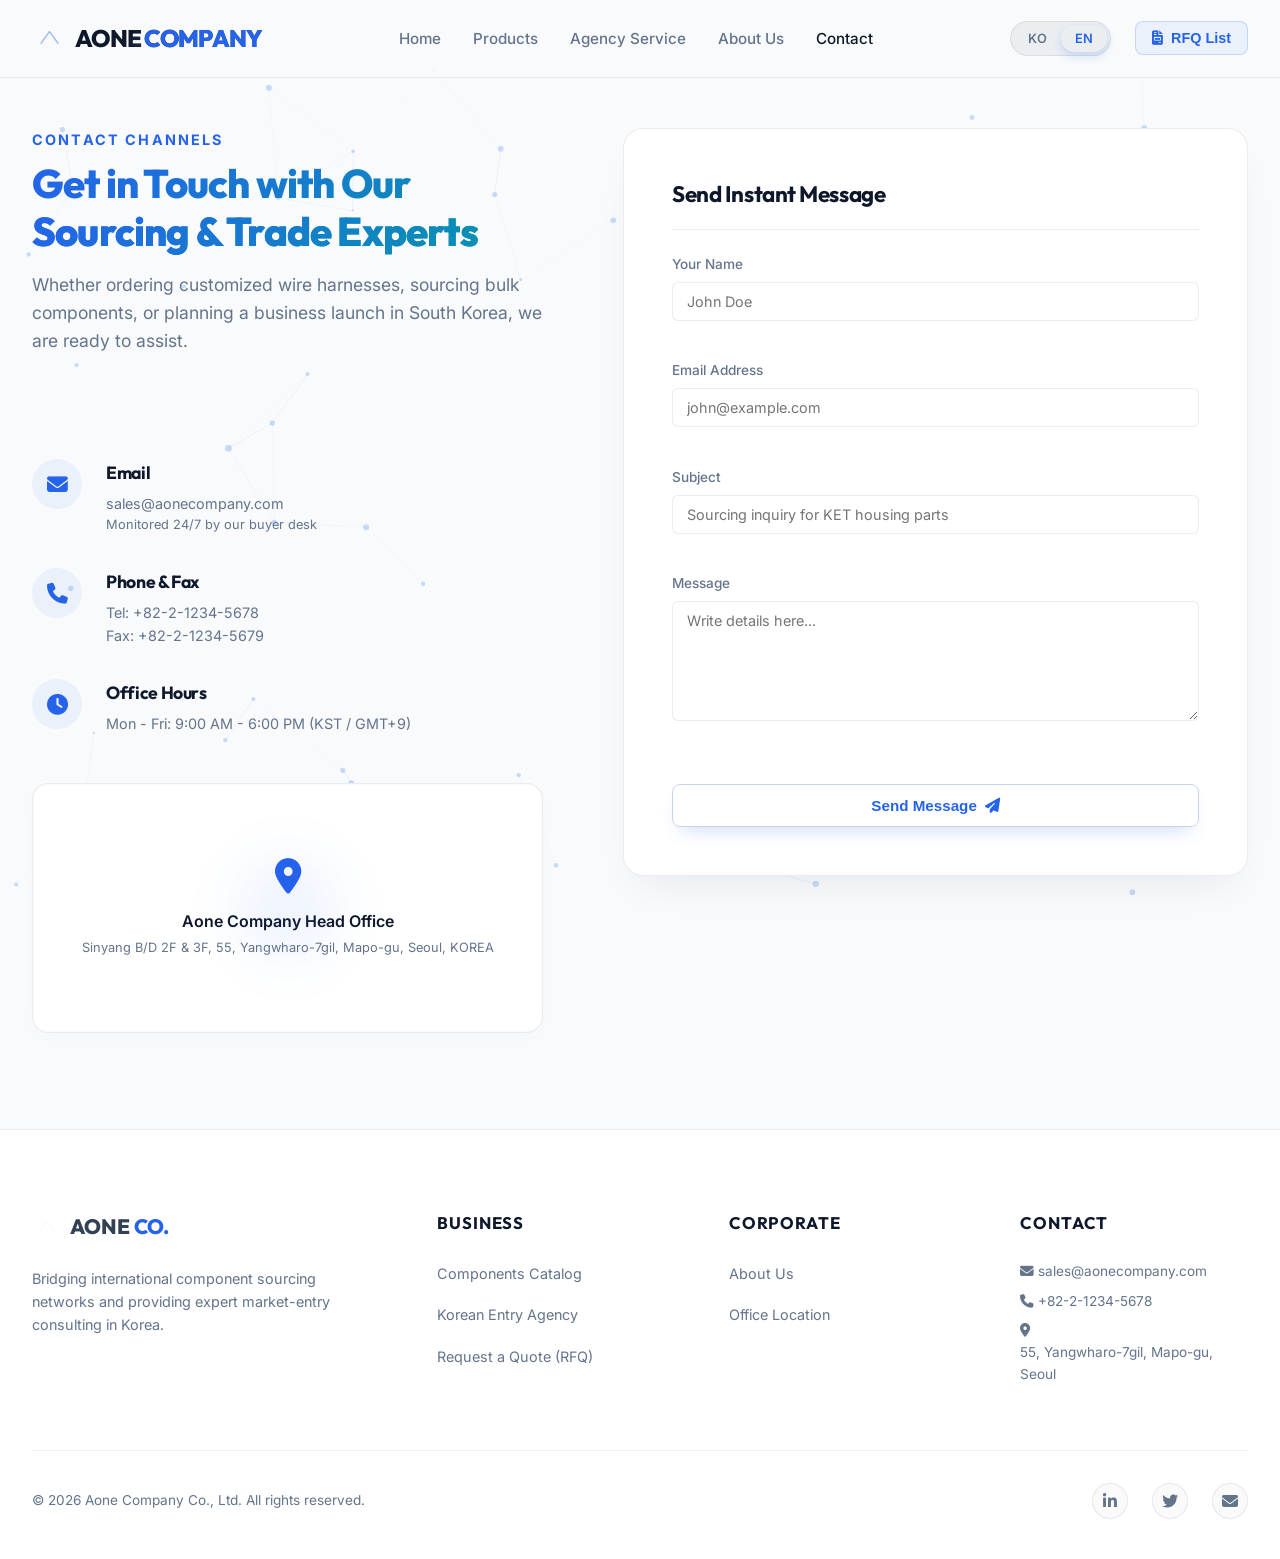
<file: contact.html>
<!DOCTYPE html>
<html lang="ko">
<head>
  <meta charset="UTF-8">
  <meta name="viewport" content="width=device-width, initial-scale=1.0">
  
  <title>Contact Us | Aone Company</title>
  <meta name="description" content="Reach out to Aone Company. Get detailed directions to our Seoul office, view business hours, or send an instant inquiry to our global sourcing representatives.">
  <meta name="keywords" content="Aone Company address, electronics sourcing contact, import exporter contact Korea, wire harness supplier phone number, email Aone">
  
  <link rel="stylesheet" href="https://cdnjs.cloudflare.com/ajax/libs/font-awesome/6.4.0/css/all.min.css">
  <link rel="stylesheet" href="assets/css/style.css">
</head>
<body class="lang-ko">

  <!-- Background Canvas -->
  <canvas id="particles-canvas"></canvas>

  <!-- Navigation Header -->
  <header class="site-header">
    <div class="nav-container">
      <div class="logo-wrapper">
        <a href="index.html">
          <svg viewBox="0 0 100 100" xmlns="http://www.w3.org/2000/svg">
            <circle cx="50" cy="30" r="10" fill="url(#logo-grad)" />
            <circle cx="25" cy="65" r="8" fill="url(#logo-grad)" />
            <circle cx="75" cy="65" r="8" fill="url(#logo-grad)" />
            <line x1="50" y1="30" x2="25" y2="65" stroke="#f8fafc" stroke-width="4" stroke-opacity="0.8" />
            <line x1="50" y1="30" x2="75" y2="65" stroke="#f8fafc" stroke-width="4" stroke-opacity="0.8" />
          </svg>
          <span class="logo-text">AONE <span>COMPANY</span></span>
        </a>
      </div>

      <nav class="main-nav">
        <ul>
          <li><a href="index.html"><span data-lang="ko">홈</span><span data-lang="en">Home</span></a></li>
          <li><a href="products.html"><span data-lang="ko">제품 카탈로그</span><span data-lang="en">Products</span></a></li>
          <li><a href="agency.html"><span data-lang="ko">한국 진출 에이전시</span><span data-lang="en">Agency Service</span></a></li>
          <li><a href="about.html"><span data-lang="ko">회사 소개</span><span data-lang="en">About Us</span></a></li>
          <li class="active"><a href="contact.html"><span data-lang="ko">고객 문의</span><span data-lang="en">Contact</span></a></li>
        </ul>
      </nav>

      <div class="header-controls">
        <div class="lang-switch">
          <button class="lang-btn active" data-lang-btn="ko">KO</button>
          <button class="lang-btn" data-lang-btn="en">EN</button>
        </div>

        <button class="rfq-badge-btn" aria-label="View RFQ items">
          <i class="fa-solid fa-file-invoice"></i>
          <span data-lang="ko">RFQ 문의함</span><span data-lang="en">RFQ List</span>
          <span class="rfq-count">0</span>
        </button>

        <button class="menu-toggle" aria-label="Toggle menu">
          <i class="fa-solid fa-bars"></i>
        </button>
      </div>
    </div>
  </header>

  <!-- Contact Us Content -->
  <main>
    <section style="padding-top: 8rem;">
      <div class="contact-grid">
        <div class="contact-info-panel">
          <div>
            <span class="section-tagline">
              <span data-lang="ko">커뮤니케이션</span>
              <span data-lang="en">Contact Channels</span>
            </span>
            <h1 class="section-title">
              <span data-lang="ko">귀사의 글로벌 비즈니스<br><span>성공을 위해 상담해 드립니다</span></span>
              <span data-lang="en">Get in Touch with Our<br><span>Sourcing & Trade Experts</span></span>
            </h1>
            <p class="section-desc">
              <span data-lang="ko">오더 문의, 제품 카탈로그 이외의 커넥터 및 전선 규격 상담, 한국 런칭 지사 대행 협약에 관한 심층 미팅 등 궁금한 사항을 보내주시면 즉시 회신해 드리겠습니다.</span>
              <span data-lang="en">Whether ordering customized wire harnesses, sourcing bulk components, or planning a business launch in South Korea, we are ready to assist.</span>
            </p>
          </div>

          <div class="contact-channels">
            <div class="channel-item">
              <div class="channel-icon">
                <i class="fa-solid fa-envelope"></i>
              </div>
              <div class="channel-info">
                <h4>Email</h4>
                <p>
                  <a href="mailto:sales@aonecompany.com">sales@aonecompany.com</a>
                </p>
                <p style="font-size: 0.8rem; color: var(--text-muted);">
                  <span data-lang="ko">24시간 이내 견적 검토 답변 가능</span>
                  <span data-lang="en">Monitored 24/7 by our buyer desk</span>
                </p>
              </div>
            </div>

            <div class="channel-item">
              <div class="channel-icon">
                <i class="fa-solid fa-phone"></i>
              </div>
              <div class="channel-info">
                <h4>
                  <span data-lang="ko">전화 & 팩스</span>
                  <span data-lang="en">Phone & Fax</span>
                </h4>
                <p>Tel: +82-2-1234-5678</p>
                <p>Fax: +82-2-1234-5679</p>
              </div>
            </div>

            <div class="channel-item">
              <div class="channel-icon">
                <i class="fa-solid fa-clock"></i>
              </div>
              <div class="channel-info">
                <h4>
                  <span data-lang="ko">영업 시간</span>
                  <span data-lang="en">Office Hours</span>
                </h4>
                <p>
                  <span data-lang="ko">평일 09:00 - 18:00 (토/일요일, 국경일 휴무)</span>
                  <span data-lang="en">Mon - Fri: 9:00 AM - 6:00 PM (KST / GMT+9)</span>
                </p>
              </div>
            </div>
          </div>

          <!-- Stylized map mock representing Seoul Head office -->
          <div class="map-mock-container">
            <div class="map-glow"></div>
            <div class="map-placeholder">
              <i class="fa-solid fa-location-dot" style="animation: pulse-dot 1.5s infinite;"></i>
              <div style="font-weight: 600; color: var(--text-white); margin-bottom: 0.2rem;">
                Aone Company Head Office
              </div>
              <div style="font-size: 0.8rem;">
                <span data-lang="ko">서울시 마포구 양화로 7길 55 신양빌딩 2층, 3층</span>
                <span data-lang="en">Sinyang B/D 2F & 3F, 55, Yangwharo-7gil, Mapo-gu, Seoul, KOREA</span>
              </div>
            </div>
          </div>
        </div>

        <!-- Contact Form Card -->
        <div>
          <div class="contact-form-card">
            <h3 style="font-size: 1.4rem; margin-bottom: 1.5rem; border-bottom: 1px solid var(--border-light); padding-bottom: 1rem;">
              <span data-lang="ko">온라인 다이렉트 문의</span>
              <span data-lang="en">Send Instant Message</span>
            </h3>

            <form onsubmit="handleContactSubmit(event)" style="display: flex; flex-direction: column; gap: 1.2rem;">
              <div class="form-group">
                <label class="form-label">
                  <span data-lang="ko">이름</span><span data-lang="en">Your Name</span>
                </label>
                <input type="text" required class="form-input" id="ct-name" placeholder="John Doe">
              </div>

              <div class="form-group">
                <label class="form-label">
                  <span data-lang="ko">이메일 주소</span><span data-lang="en">Email Address</span>
                </label>
                <input type="email" required class="form-input" id="ct-email" placeholder="john@example.com">
              </div>

              <div class="form-group">
                <label class="form-label">
                  <span data-lang="ko">제목</span><span data-lang="en">Subject</span>
                </label>
                <input type="text" required class="form-input" id="ct-subject" placeholder="Sourcing inquiry for KET housing parts">
              </div>

              <div class="form-group">
                <label class="form-label">
                  <span data-lang="ko">상세 내용</span><span data-lang="en">Message</span>
                </label>
                <textarea class="form-input" required id="ct-message" style="min-height: 120px;" placeholder="Write details here..."></textarea>
              </div>

              <button type="submit" class="btn btn-primary" style="width: 100%; margin-top: 1rem;">
                <span data-lang="ko">메시지 전송</span>
                <span data-lang="en">Send Message</span>
                <i class="fa-solid fa-paper-plane"></i>
              </button>
            </form>
          </div>
        </div>
      </div>
    </section>
  </main>

  <!-- Footer Section -->
  <footer class="site-footer">
    <div class="footer-container">
      <div class="footer-brand">
        <a href="index.html" style="display: flex; align-items: center; gap: 0.5rem;">
          <svg viewBox="0 0 100 100" xmlns="http://www.w3.org/2000/svg" style="height:30px; width:30px; fill:url(#logo-grad)">
            <circle cx="50" cy="30" r="10" />
            <circle cx="25" cy="65" r="8" />
            <circle cx="75" cy="65" r="8" />
            <line x1="50" y1="30" x2="25" y2="65" stroke="#f8fafc" stroke-width="4" />
            <line x1="50" y1="30" x2="75" y2="65" stroke="#f8fafc" stroke-width="4" />
          </svg>
          <span style="font-family: var(--font-heading); font-size:1.3rem; font-weight:800;">AONE <span style="color:var(--color-primary)">CO.</span></span>
        </a>
        <p>
          <span data-lang="ko">Aone Company는 신뢰할 수 있는 전장부품, 가전 기기 소싱 및 한국 진출 비즈니스 컨설팅 대행 리더입니다.</span>
          <span data-lang="en">Bridging international component sourcing networks and providing expert market-entry consulting in Korea.</span>
        </p>
      </div>

      <div class="footer-links-group">
        <h4><span data-lang="ko">비즈니스</span><span data-lang="en">Business</span></h4>
        <ul>
          <li><a href="products.html"><span data-lang="ko">제품 카탈로그</span><span data-lang="en">Components Catalog</span></a></li>
          <li><a href="agency.html"><span data-lang="ko">한국 진출 에이전시</span><span data-lang="en">Korean Entry Agency</span></a></li>
          <li><a href="rfq.html"><span data-lang="ko">견적 요청 (RFQ)</span><span data-lang="en">Request a Quote (RFQ)</span></a></li>
        </ul>
      </div>

      <div class="footer-links-group">
        <h4><span data-lang="ko">회사 정보</span><span data-lang="en">Corporate</span></h4>
        <ul>
          <li><a href="about.html"><span data-lang="ko">회사 소개</span><span data-lang="en">About Us</span></a></li>
          <li><a href="contact.html"><span data-lang="ko">오시는 길 & 연락처</span><span data-lang="en">Office Location</span></a></li>
        </ul>
      </div>

      <div class="footer-links-group">
        <h4><span data-lang="ko">공식 연락처</span><span data-lang="en">Contact</span></h4>
        <ul style="color: var(--text-muted); font-size: 0.85rem; gap: 0.5rem;">
          <li><i class="fa-solid fa-envelope"></i> sales@aonecompany.com</li>
          <li><i class="fa-solid fa-phone"></i> +82-2-1234-5678</li>
          <li><i class="fa-solid fa-location-dot"></i> <span data-lang="ko">서울시 마포구 양화로 7길 55</span><span data-lang="en">55, Yangwharo-7gil, Mapo-gu, Seoul</span></li>
        </ul>
      </div>
    </div>

    <div class="footer-bottom">
      <div>&copy; 2026 Aone Company Co., Ltd. All rights reserved.</div>
      <div class="footer-socials">
        <a href="#" class="social-icon"><i class="fa-brands fa-linkedin-in"></i></a>
        <a href="#" class="social-icon"><i class="fa-brands fa-twitter"></i></a>
        <a href="mailto:sales@aonecompany.com" class="social-icon"><i class="fa-solid fa-envelope"></i></a>
      </div>
    </div>
  </footer>

  <!-- Scripts -->
  <script src="assets/js/main.js"></script>
  <script src="assets/js/canvas.js"></script>

  <script>
    function handleContactSubmit(e) {
      e.preventDefault();
      
      const name = document.getElementById('ct-name').value;
      const email = document.getElementById('ct-email').value;
      const subject = document.getElementById('ct-subject').value;
      const msg = document.getElementById('ct-message').value;

      const isKo = document.body.classList.contains('lang-ko');
      
      const alertMsg = isKo 
        ? `감사합니다, ${name}님! 온라인 메일 문의가 접수되었습니다. 24시간 내에 답변해 드리겠습니다.`
        : `Thank you, ${name}! Your direct message has been submitted. We will reply within 24 hours.`;
      
      alert(alertMsg);

      // Clear Form
      document.getElementById('ct-name').value = '';
      document.getElementById('ct-email').value = '';
      document.getElementById('ct-subject').value = '';
      document.getElementById('ct-message').value = '';
    }
  </script>
</body>
</html>
</file>
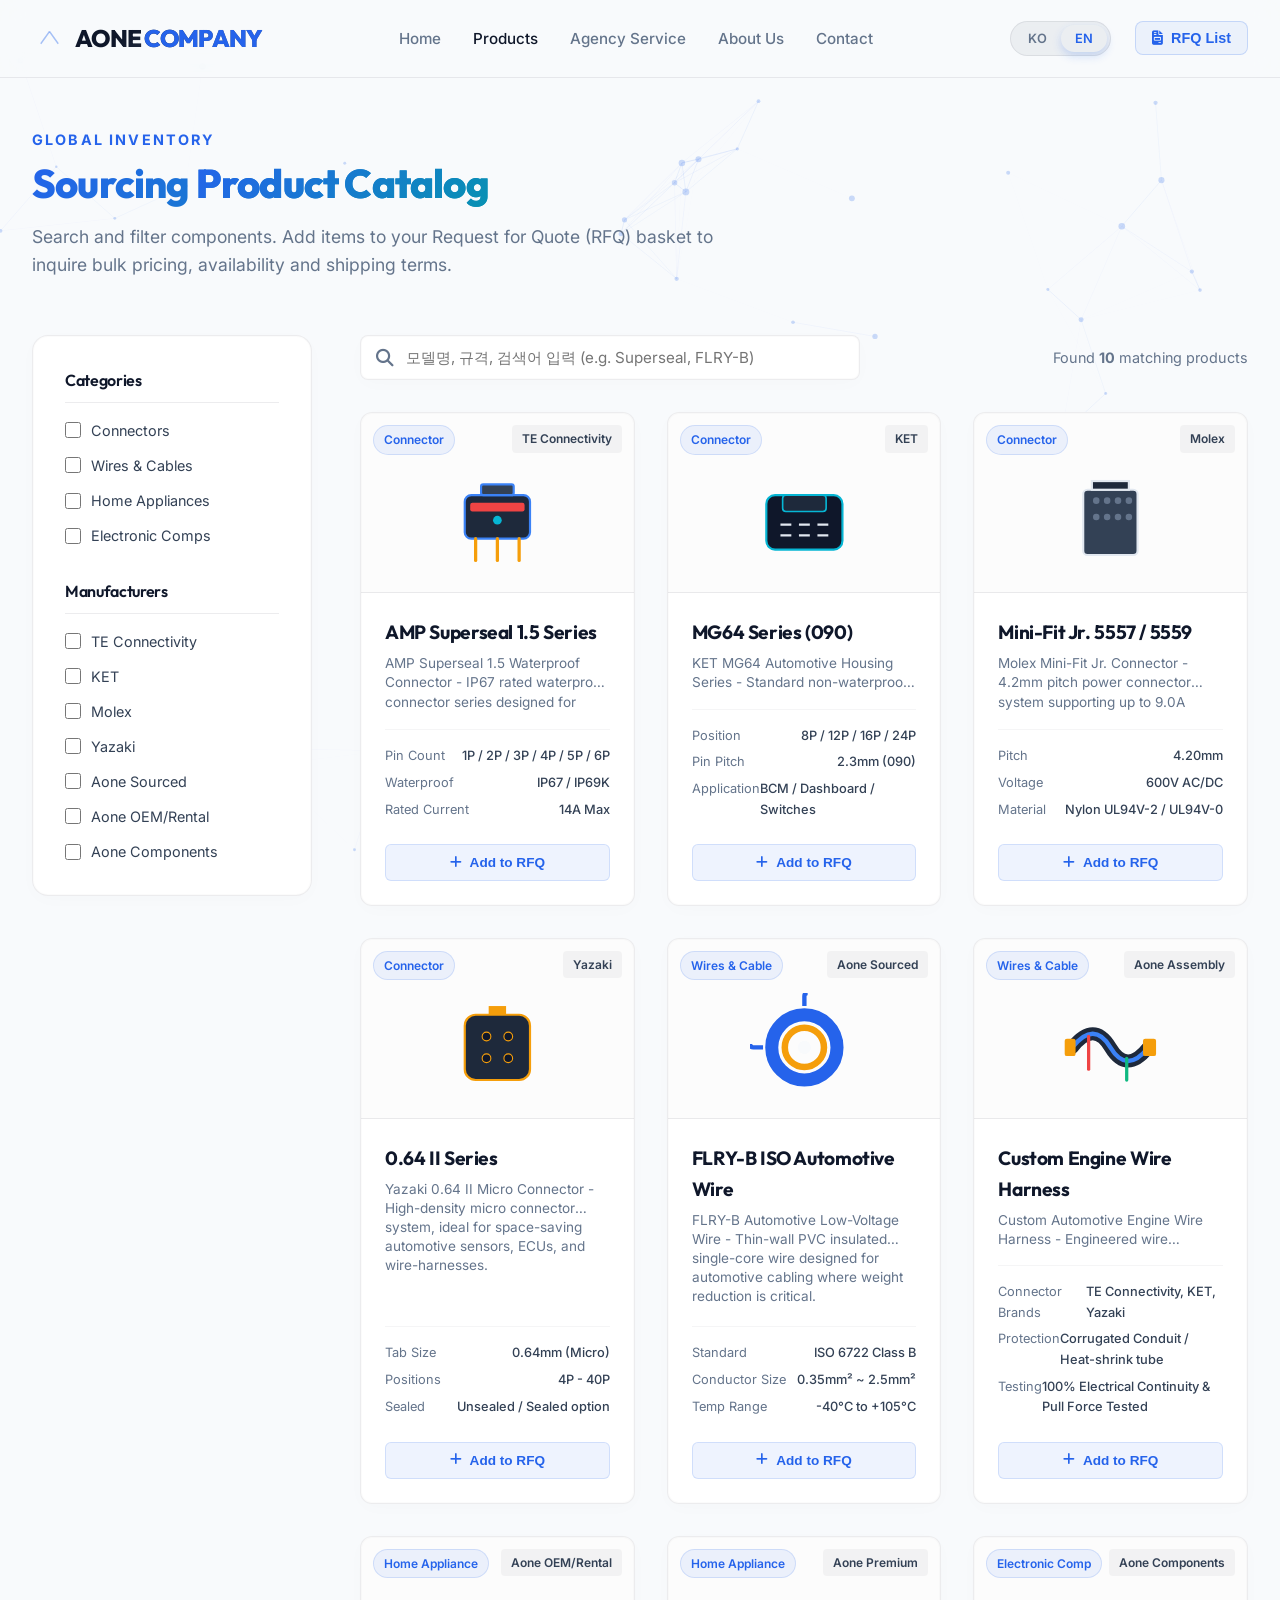
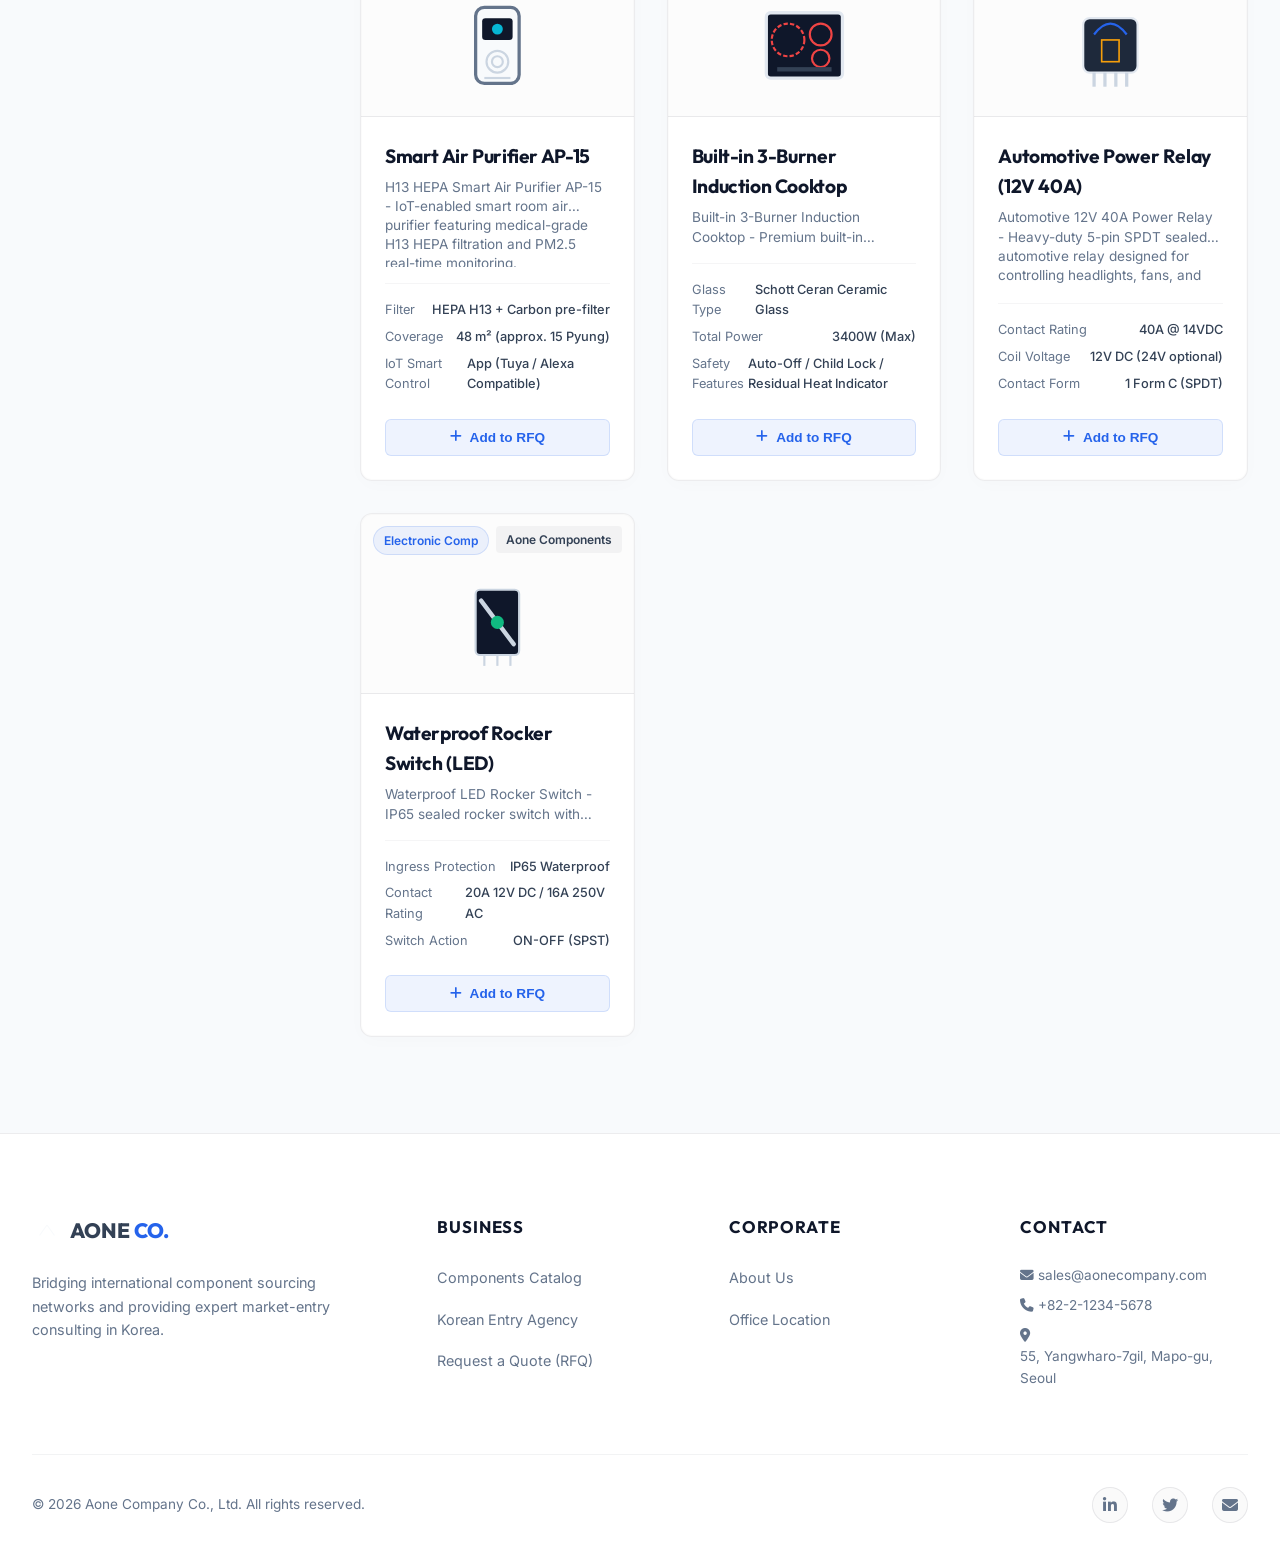
<file: products.html>
<!DOCTYPE html>
<html lang="ko">
<head>
  <meta charset="UTF-8">
  <meta name="viewport" content="width=device-width, initial-scale=1.0">
  
  <title>Products Catalog | Aone Company - Component Sourcing</title>
  <meta name="description" content="Browse our catalog of automotive connectors, terminals, seals, low-voltage cables, wire harnesses, home appliances, and active/passive electronic components. Add parts directly to your RFQ list.">
  <meta name="keywords" content="AMP Superseal, KET connector housing, Molex Mini-fit, Yazaki 0.64, automotive wires FLRY-B, smart air purifier HEPA, power relays, rocker switch">
  
  <link rel="stylesheet" href="https://cdnjs.cloudflare.com/ajax/libs/font-awesome/6.4.0/css/all.min.css">
  <link rel="stylesheet" href="assets/css/style.css">
</head>
<body class="lang-ko">

  <!-- Background Canvas -->
  <canvas id="particles-canvas"></canvas>

  <!-- Navigation Header -->
  <header class="site-header">
    <div class="nav-container">
      <div class="logo-wrapper">
        <a href="index.html">
          <svg viewBox="0 0 100 100" xmlns="http://www.w3.org/2000/svg">
            <circle cx="50" cy="30" r="10" fill="url(#logo-grad)" />
            <circle cx="25" cy="65" r="8" fill="url(#logo-grad)" />
            <circle cx="75" cy="65" r="8" fill="url(#logo-grad)" />
            <line x1="50" y1="30" x2="25" y2="65" stroke="#f8fafc" stroke-width="4" stroke-opacity="0.8" />
            <line x1="50" y1="30" x2="75" y2="65" stroke="#f8fafc" stroke-width="4" stroke-opacity="0.8" />
          </svg>
          <span class="logo-text">AONE <span>COMPANY</span></span>
        </a>
      </div>

      <nav class="main-nav">
        <ul>
          <li><a href="index.html"><span data-lang="ko">홈</span><span data-lang="en">Home</span></a></li>
          <li class="active"><a href="products.html"><span data-lang="ko">제품 카탈로그</span><span data-lang="en">Products</span></a></li>
          <li><a href="agency.html"><span data-lang="ko">한국 진출 에이전시</span><span data-lang="en">Agency Service</span></a></li>
          <li><a href="about.html"><span data-lang="ko">회사 소개</span><span data-lang="en">About Us</span></a></li>
          <li><a href="contact.html"><span data-lang="ko">고객 문의</span><span data-lang="en">Contact</span></a></li>
        </ul>
      </nav>

      <div class="header-controls">
        <div class="lang-switch">
          <button class="lang-btn active" data-lang-btn="ko">KO</button>
          <button class="lang-btn" data-lang-btn="en">EN</button>
        </div>

        <button class="rfq-badge-btn" aria-label="View RFQ items">
          <i class="fa-solid fa-file-invoice"></i>
          <span data-lang="ko">RFQ 문의함</span><span data-lang="en">RFQ List</span>
          <span class="rfq-count">0</span>
        </button>

        <button class="menu-toggle" aria-label="Toggle menu">
          <i class="fa-solid fa-bars"></i>
        </button>
      </div>
    </div>
  </header>

  <!-- Products Main Content -->
  <main>
    <section style="padding-top: 8rem;">
      <span class="section-tagline">
        <span data-lang="ko">글로벌 통합 공급</span>
        <span data-lang="en">Global Inventory</span>
      </span>
      <h1 class="section-title">
        <span data-lang="ko">원스톱 <span>부품 & 제품 카탈로그</span></span>
        <span data-lang="en">Sourcing <span>Product Catalog</span></span>
      </h1>
      <p class="section-desc">
        <span data-lang="ko">각종 글로벌 브랜드의 커넥터, 하네스용 전선, 생활 가전제품, 그리고 핵심 전자부품을 필터링 및 검색하여 간편하게 견적 요청(RFQ) 리스트에 추가해 보세요.</span>
        <span data-lang="en">Search and filter components. Add items to your Request for Quote (RFQ) basket to inquire bulk pricing, availability and shipping terms.</span>
      </p>

      <div class="catalog-layout">
        <!-- Sidebar Filters -->
        <aside class="catalog-sidebar">
          <!-- Category Filter Group -->
          <div class="filter-group">
            <h4 class="filter-title">
              <span data-lang="ko">품목 카테고리</span>
              <span data-lang="en">Categories</span>
            </h4>
            <div class="filter-options">
              <label class="filter-checkbox">
                <input type="checkbox" class="category-filter" value="connectors">
                <span data-lang="ko">커넥터 (Connectors)</span>
                <span data-lang="en">Connectors</span>
              </label>
              <label class="filter-checkbox">
                <input type="checkbox" class="category-filter" value="wires">
                <span data-lang="ko">전선 & 하네스 (Wires)</span>
                <span data-lang="en">Wires & Cables</span>
              </label>
              <label class="filter-checkbox">
                <input type="checkbox" class="category-filter" value="appliances">
                <span data-lang="ko">가전제품 (Appliances)</span>
                <span data-lang="en">Home Appliances</span>
              </label>
              <label class="filter-checkbox">
                <input type="checkbox" class="category-filter" value="components">
                <span data-lang="ko">일반 전자부품</span>
                <span data-lang="en">Electronic Comps</span>
              </label>
            </div>
          </div>

          <!-- Brand Filter Group -->
          <div class="filter-group">
            <h4 class="filter-title">
              <span data-lang="ko">제조사 브랜드</span>
              <span data-lang="en">Manufacturers</span>
            </h4>
            <div class="filter-options">
              <label class="filter-checkbox">
                <input type="checkbox" class="brand-filter" value="TE Connectivity">
                <span>TE Connectivity</span>
              </label>
              <label class="filter-checkbox">
                <input type="checkbox" class="brand-filter" value="KET">
                <span>KET</span>
              </label>
              <label class="filter-checkbox">
                <input type="checkbox" class="brand-filter" value="Molex">
                <span>Molex</span>
              </label>
              <label class="filter-checkbox">
                <input type="checkbox" class="brand-filter" value="Yazaki">
                <span>Yazaki</span>
              </label>
              <label class="filter-checkbox">
                <input type="checkbox" class="brand-filter" value="Aone Sourced">
                <span>Aone Sourced</span>
              </label>
              <label class="filter-checkbox">
                <input type="checkbox" class="brand-filter" value="Aone OEM/Rental">
                <span>Aone OEM/Rental</span>
              </label>
              <label class="filter-checkbox">
                <input type="checkbox" class="brand-filter" value="Aone Components">
                <span>Aone Components</span>
              </label>
            </div>
          </div>
        </aside>

        <!-- Product Listings -->
        <div class="catalog-main">
          <!-- Toolbar (Search and Stat) -->
          <div class="catalog-toolbar">
            <div class="search-wrapper">
              <i class="fa-solid fa-magnifying-glass"></i>
              <input type="text" id="catalog-search" class="search-input" placeholder="모델명, 규격, 검색어 입력 (e.g. Superseal, FLRY-B)">
            </div>
            
            <div class="catalog-stats-text">
              <span data-lang="ko">총 <strong id="stats-count">0</strong>개의 일치하는 제품</span>
              <span data-lang="en">Found <strong id="stats-count-en">0</strong> matching products</span>
            </div>
          </div>

          <!-- Dynamic Products Grid -->
          <div id="products-grid" class="products-grid">
            <!-- Rendered by products.js -->
          </div>
        </div>
      </div>
    </section>
  </main>

  <!-- Footer Section -->
  <footer class="site-footer">
    <div class="footer-container">
      <div class="footer-brand">
        <a href="index.html" style="display: flex; align-items: center; gap: 0.5rem;">
          <svg viewBox="0 0 100 100" xmlns="http://www.w3.org/2000/svg" style="height:30px; width:30px; fill:url(#logo-grad)">
            <circle cx="50" cy="30" r="10" />
            <circle cx="25" cy="65" r="8" />
            <circle cx="75" cy="65" r="8" />
            <line x1="50" y1="30" x2="25" y2="65" stroke="#f8fafc" stroke-width="4" />
            <line x1="50" y1="30" x2="75" y2="65" stroke="#f8fafc" stroke-width="4" />
          </svg>
          <span style="font-family: var(--font-heading); font-size:1.3rem; font-weight:800;">AONE <span style="color:var(--color-primary)">CO.</span></span>
        </a>
        <p>
          <span data-lang="ko">Aone Company는 신뢰할 수 있는 전장부품, 가전 기기 소싱 및 한국 진출 비즈니스 컨설팅 대행 리더입니다.</span>
          <span data-lang="en">Bridging international component sourcing networks and providing expert market-entry consulting in Korea.</span>
        </p>
      </div>

      <div class="footer-links-group">
        <h4><span data-lang="ko">비즈니스</span><span data-lang="en">Business</span></h4>
        <ul>
          <li><a href="products.html"><span data-lang="ko">제품 카탈로그</span><span data-lang="en">Components Catalog</span></a></li>
          <li><a href="agency.html"><span data-lang="ko">한국 진출 에이전시</span><span data-lang="en">Korean Entry Agency</span></a></li>
          <li><a href="rfq.html"><span data-lang="ko">견적 요청 (RFQ)</span><span data-lang="en">Request a Quote (RFQ)</span></a></li>
        </ul>
      </div>

      <div class="footer-links-group">
        <h4><span data-lang="ko">회사 정보</span><span data-lang="en">Corporate</span></h4>
        <ul>
          <li><a href="about.html"><span data-lang="ko">회사 소개</span><span data-lang="en">About Us</span></a></li>
          <li><a href="contact.html"><span data-lang="ko">오시는 길 & 연락처</span><span data-lang="en">Office Location</span></a></li>
        </ul>
      </div>

      <div class="footer-links-group">
        <h4><span data-lang="ko">공식 연락처</span><span data-lang="en">Contact</span></h4>
        <ul style="color: var(--text-muted); font-size: 0.85rem; gap: 0.5rem;">
          <li><i class="fa-solid fa-envelope"></i> sales@aonecompany.com</li>
          <li><i class="fa-solid fa-phone"></i> +82-2-1234-5678</li>
          <li><i class="fa-solid fa-location-dot"></i> <span data-lang="ko">서울시 마포구 양화로 7길 55</span><span data-lang="en">55, Yangwharo-7gil, Mapo-gu, Seoul</span></li>
        </ul>
      </div>
    </div>

    <div class="footer-bottom">
      <div>&copy; 2026 Aone Company Co., Ltd. All rights reserved.</div>
      <div class="footer-socials">
        <a href="#" class="social-icon"><i class="fa-brands fa-linkedin-in"></i></a>
        <a href="#" class="social-icon"><i class="fa-brands fa-twitter"></i></a>
        <a href="mailto:sales@aonecompany.com" class="social-icon"><i class="fa-solid fa-envelope"></i></a>
      </div>
    </div>
  </footer>

  <!-- Scripts -->
  <script src="assets/js/main.js"></script>
  <script src="assets/js/canvas.js"></script>
  <script src="assets/js/products.js"></script>
  
  <script>
    // Sync SEO total count statistics text inside toolbar search bar
    const observer = new MutationObserver(() => {
      const statsCount = document.getElementById('stats-count');
      const statsCountEn = document.getElementById('stats-count-en');
      if (statsCount && statsCountEn) {
        statsCountEn.textContent = statsCount.textContent;
      }
    });
    const statsNode = document.getElementById('stats-count');
    if (statsNode) {
      observer.observe(statsNode, { characterData: true, childList: true });
    }
    
    // Auto filter from URL query param if present
    document.addEventListener('DOMContentLoaded', () => {
      const urlParams = new URLSearchParams(window.location.search);
      const cat = urlParams.get('category');
      if (cat) {
        const checkboxes = document.querySelectorAll(`.category-filter[value="${cat}"]`);
        checkboxes.forEach(cb => {
          cb.checked = true;
          // Trigger change event to apply
          cb.dispatchEvent(new Event('change'));
        });
      }
    });
  </script>
</body>
</html>
</file>
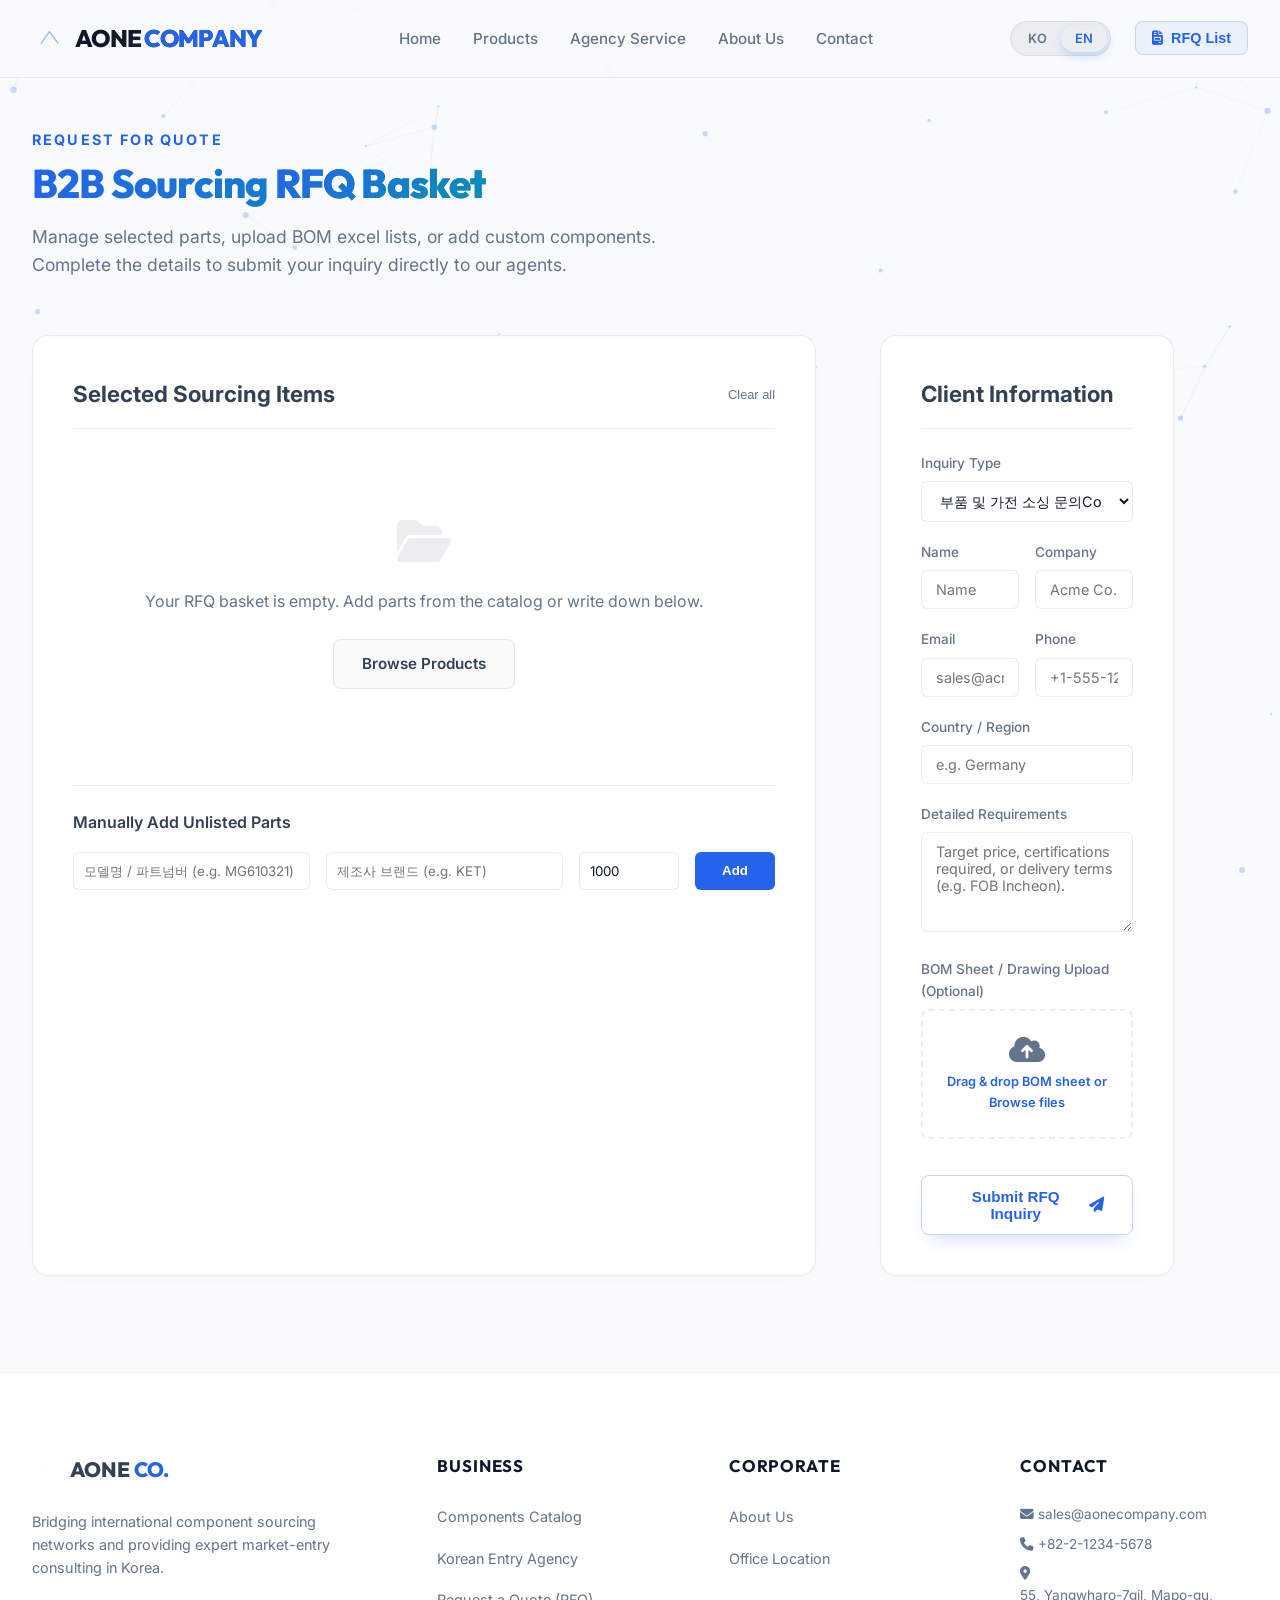
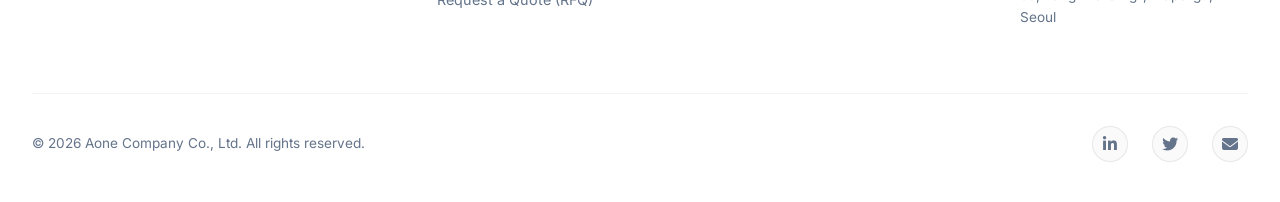
<file: rfq.html>
<!DOCTYPE html>
<html lang="ko">
<head>
  <meta charset="UTF-8">
  <meta name="viewport" content="width=device-width, initial-scale=1.0">
  
  <title>Request for Quote (RFQ) | Aone Company</title>
  <meta name="description" content="Submit your Request for Quote (RFQ) to Aone Company. Upload BOM sheets, specify target quantities for connectors, wires, and appliances, or request market entry agency consulting.">
  <meta name="keywords" content="sourcing quotation, RFQ connector Korea, BOM upload electronics, import agent quotation, custom wire harness request">
  
  <link rel="stylesheet" href="https://cdnjs.cloudflare.com/ajax/libs/font-awesome/6.4.0/css/all.min.css">
  <link rel="stylesheet" href="assets/css/style.css">
  
  <style>
    /* Custom Inline styles specifically for the Receipt Overlay */
    .receipt-overlay {
      position: fixed;
      top: 0;
      left: 0;
      width: 100%;
      height: 100%;
      background: rgba(6, 9, 19, 0.98);
      z-index: 10000;
      display: none;
      align-items: center;
      justify-content: center;
      padding: 2rem;
      overflow-y: auto;
    }
    .receipt-card {
      background: var(--bg-dark-card);
      border: 1px solid var(--border-glow);
      border-radius: 20px;
      padding: 3rem;
      max-width: 650px;
      width: 100%;
      box-shadow: 0 30px 60px rgba(0, 0, 0, 0.8);
      position: relative;
      overflow: hidden;
      animation: zoom-in 0.4s cubic-bezier(0.34, 1.56, 0.64, 1);
    }
    .receipt-card::before {
      content: '';
      position: absolute;
      top: 0;
      left: 0;
      width: 100%;
      height: 6px;
      background: var(--gradient-primary);
    }
    .receipt-header {
      text-align: center;
      margin-bottom: 2rem;
    }
    .receipt-success-icon {
      font-size: 3.5rem;
      color: var(--color-success);
      margin-bottom: 1rem;
      animation: scale-up-bounce 0.5s 0.2s both;
    }
    .receipt-number {
      font-family: var(--font-heading);
      background: rgba(255, 255, 255, 0.05);
      border: 1px dashed var(--border-light);
      padding: 8px 16px;
      border-radius: 6px;
      font-size: 0.9rem;
      color: var(--text-white);
      display: inline-block;
      margin-top: 0.5rem;
    }
    .receipt-details {
      border-top: 1px solid var(--border-light);
      border-bottom: 1px solid var(--border-light);
      padding: 1.5rem 0;
      margin-bottom: 2rem;
    }
    .receipt-row {
      display: flex;
      justify-content: space-between;
      font-size: 0.9rem;
      margin-bottom: 0.8rem;
    }
    .receipt-row:last-child {
      margin-bottom: 0;
    }
    .receipt-row-label {
      color: var(--text-muted);
    }
    .receipt-row-val {
      color: var(--text-white);
      font-weight: 600;
    }
    .receipt-items-title {
      font-size: 1rem;
      font-weight: 600;
      margin-bottom: 1rem;
      color: var(--text-white);
    }
    .receipt-items-list {
      max-height: 200px;
      overflow-y: auto;
      background: rgba(0, 0, 0, 0.2);
      border-radius: 8px;
      padding: 1rem;
      display: flex;
      flex-direction: column;
      gap: 0.75rem;
    }
    .receipt-item-line {
      display: flex;
      justify-content: space-between;
      font-size: 0.85rem;
      border-bottom: 1px solid rgba(255, 255, 255, 0.03);
      padding-bottom: 0.5rem;
    }
    .receipt-item-line:last-child {
      border-bottom: none;
      padding-bottom: 0;
    }
    .receipt-footer-text {
      font-size: 0.85rem;
      color: var(--text-muted);
      text-align: center;
      line-height: 1.5;
      margin-bottom: 2rem;
    }
    .loader-overlay {
      position: fixed;
      top: 0;
      left: 0;
      width: 100%;
      height: 100%;
      background: rgba(6, 9, 19, 0.8);
      z-index: 10001;
      display: none;
      align-items: center;
      justify-content: center;
      backdrop-filter: blur(5px);
    }
    .spinner {
      width: 50px;
      height: 50px;
      border: 3px stroke rgba(255, 255, 255, 0.1);
      border-top: 3px solid var(--color-primary);
      border-radius: 50%;
      animation: spin 1s linear infinite;
    }
    @keyframes spin {
      0% { transform: rotate(0deg); }
      100% { transform: rotate(360deg); }
    }
    @keyframes zoom-in {
      from { opacity: 0; transform: scale(0.95); }
      to { opacity: 1; transform: scale(1); }
    }
    @keyframes scale-up-bounce {
      0% { transform: scale(0.5); opacity: 0; }
      70% { transform: scale(1.1); }
      100% { transform: scale(1); opacity: 1; }
    }
  </style>
</head>
<body class="lang-ko">

  <!-- Background Canvas -->
  <canvas id="particles-canvas"></canvas>

  <!-- Navigation Header -->
  <header class="site-header">
    <div class="nav-container">
      <div class="logo-wrapper">
        <a href="index.html">
          <svg viewBox="0 0 100 100" xmlns="http://www.w3.org/2000/svg">
            <circle cx="50" cy="30" r="10" fill="url(#logo-grad)" />
            <circle cx="25" cy="65" r="8" fill="url(#logo-grad)" />
            <circle cx="75" cy="65" r="8" fill="url(#logo-grad)" />
            <line x1="50" y1="30" x2="25" y2="65" stroke="#f8fafc" stroke-width="4" stroke-opacity="0.8" />
            <line x1="50" y1="30" x2="75" y2="65" stroke="#f8fafc" stroke-width="4" stroke-opacity="0.8" />
          </svg>
          <span class="logo-text">AONE <span>COMPANY</span></span>
        </a>
      </div>

      <nav class="main-nav">
        <ul>
          <li><a href="index.html"><span data-lang="ko">홈</span><span data-lang="en">Home</span></a></li>
          <li><a href="products.html"><span data-lang="ko">제품 카탈로그</span><span data-lang="en">Products</span></a></li>
          <li><a href="agency.html"><span data-lang="ko">한국 진출 에이전시</span><span data-lang="en">Agency Service</span></a></li>
          <li><a href="about.html"><span data-lang="ko">회사 소개</span><span data-lang="en">About Us</span></a></li>
          <li><a href="contact.html"><span data-lang="ko">고객 문의</span><span data-lang="en">Contact</span></a></li>
        </ul>
      </nav>

      <div class="header-controls">
        <div class="lang-switch">
          <button class="lang-btn active" data-lang-btn="ko">KO</button>
          <button class="lang-btn" data-lang-btn="en">EN</button>
        </div>

        <button class="rfq-badge-btn" aria-label="View RFQ items">
          <i class="fa-solid fa-file-invoice"></i>
          <span data-lang="ko">RFQ 문의함</span><span data-lang="en">RFQ List</span>
          <span class="rfq-count">0</span>
        </button>

        <button class="menu-toggle" aria-label="Toggle menu">
          <i class="fa-solid fa-bars"></i>
        </button>
      </div>
    </div>
  </header>

  <!-- RFQ Content Area -->
  <main>
    <section style="padding-top: 8rem;">
      <span class="section-tagline">
        <span data-lang="ko">온라인 견적 요청</span>
        <span data-lang="en">Request For Quote</span>
      </span>
      <h1 class="section-title">
        <span data-lang="ko">통합 <span>RFQ 견적서 작성</span></span>
        <span data-lang="en">B2B Sourcing <span>RFQ Basket</span></span>
      </h1>
      <p class="section-desc">
        <span data-lang="ko">카탈로그에서 추가한 부품 목록을 조율하거나, 찾는 다른 파트 넘버를 수동 추가할 수 있습니다. 작성 후 BOM 파일 첨부와 함께 원스톱 제출이 가능합니다.</span>
        <span data-lang="en">Manage selected parts, upload BOM excel lists, or add custom components. Complete the details to submit your inquiry directly to our agents.</span>
      </p>

      <div class="rfq-layout">
        <!-- Left Panel: Cart items -->
        <div class="rfq-cart-panel">
          <div class="rfq-cart-title">
            <span>
              <span data-lang="ko">선택된 견적 대상 부품</span>
              <span data-lang="en">Selected Sourcing Items</span>
            </span>
            <button class="clear-cart-btn" onclick="handleClearCart()">
              <span data-lang="ko">모두 비우기</span>
              <span data-lang="en">Clear all</span>
            </button>
          </div>

          <!-- Empty basket message -->
          <div id="cart-empty-message" class="rfq-empty-msg">
            <i class="fa-solid fa-folder-open"></i>
            <p>
              <span data-lang="ko">선택한 제품이 없습니다. 카탈로그에서 추가하거나 아래 입력란에 수동으로 기입해 주세요.</span>
              <span data-lang="en">Your RFQ basket is empty. Add parts from the catalog or write down below.</span>
            </p>
            <a href="products.html" class="btn btn-secondary" style="margin-top: 1.5rem;">
              <span data-lang="ko">제품 카탈로그 이동</span>
              <span data-lang="en">Browse Products</span>
            </a>
          </div>

          <!-- Dynamic List Container -->
          <div id="cart-items-container" class="cart-items-list">
            <!-- Rendered by JS -->
          </div>

          <!-- Manual Sourcing Adder -->
          <div class="manual-add-row">
            <div class="manual-add-title">
              <span data-lang="ko">목록에 없는 품목 직접 추가</span>
              <span data-lang="en">Manually Add Unlisted Parts</span>
            </div>
            <form onsubmit="handleManualAdd(event)" class="manual-grid">
              <input type="text" id="manual-model" required placeholder="모델명 / 파트넘버 (e.g. MG610321)">
              <input type="text" id="manual-brand" required placeholder="제조사 브랜드 (e.g. KET)">
              <input type="number" id="manual-qty" required min="1" value="1000" placeholder="수량">
              <button type="submit">
                <span data-lang="ko">추가</span>
                <span data-lang="en">Add</span>
              </button>
            </form>
          </div>
        </div>

        <!-- Right Panel: Form details -->
        <div class="rfq-form-panel">
          <div class="rfq-form-title">
            <span data-lang="ko">고객 정보 및 전송</span>
            <span data-lang="en">Client Information</span>
          </div>

          <form id="rfq-submit-form" onsubmit="handleRfqSubmit(event)">
            <div class="form-group">
              <label class="form-label">
                <span data-lang="ko">문의 종류</span>
                <span data-lang="en">Inquiry Type</span>
              </label>
              <select class="form-input" id="rfq-type">
                <option value="sourcing"><span data-lang="ko">부품 및 가전 소싱 문의</span><span data-lang="en">Component & Appliance Sourcing</span></option>
                <option value="agency"><span data-lang="ko">한국 시장 진출 대행 문의</span><span data-lang="en">Korea Market Entry Agency</span></option>
                <option value="both"><span data-lang="ko">소싱 및 에이전시 통합 문의</span><span data-lang="en">Integrated Sourcing + Agency</span></option>
              </select>
            </div>

            <div class="form-row">
              <div class="form-group">
                <label class="form-label">
                  <span data-lang="ko">이름</span><span data-lang="en">Name</span>
                </label>
                <input type="text" required id="rfq-name" class="form-input" placeholder="Name">
              </div>
              <div class="form-group">
                <label class="form-label">
                  <span data-lang="ko">회사명</span><span data-lang="en">Company</span>
                </label>
                <input type="text" required id="rfq-company" class="form-input" placeholder="Acme Co.">
              </div>
            </div>

            <div class="form-row">
              <div class="form-group">
                <label class="form-label">
                  <span data-lang="ko">이메일</span><span data-lang="en">Email</span>
                </label>
                <input type="email" required id="rfq-email" class="form-input" placeholder="sales@acme.com">
              </div>
              <div class="form-group">
                <label class="form-label">
                  <span data-lang="ko">연락처</span><span data-lang="en">Phone</span>
                </label>
                <input type="tel" required id="rfq-phone" class="form-input" placeholder="+1-555-1234">
              </div>
            </div>

            <div class="form-group">
              <label class="form-label">
                <span data-lang="ko">국가 / 지역</span><span data-lang="en">Country / Region</span>
              </label>
              <input type="text" required id="rfq-country" class="form-input" placeholder="e.g. Germany">
            </div>

            <div class="form-group">
              <label class="form-label">
                <span data-lang="ko">추가 요청사항</span><span data-lang="en">Detailed Requirements</span>
              </label>
              <textarea id="rfq-message" class="form-input" placeholder="Target price, certifications required, or delivery terms (e.g. FOB Incheon)."></textarea>
            </div>

            <div class="form-group">
              <label class="form-label">
                <span data-lang="ko">BOM 리스트 / 도면 파일 첨부 (선택)</span>
                <span data-lang="en">BOM Sheet / Drawing Upload (Optional)</span>
              </label>
              <div class="file-upload-wrapper">
                <input type="file" id="rfq-file" onchange="handleFileChange(event)">
                <i class="fa-solid fa-cloud-arrow-up upload-icon"></i>
                <div id="upload-status" class="upload-text">
                  <span data-lang="ko">마우스로 파일을 끌어오거나 <span>찾아보기</span></span>
                  <span data-lang="en">Drag & drop BOM sheet or <span>Browse files</span></span>
                </div>
              </div>
            </div>

            <button type="submit" class="btn btn-primary" style="width: 100%; margin-top: 1rem;">
              <span data-lang="ko">RFQ 견적 의뢰서 전송</span>
              <span data-lang="en">Submit RFQ Inquiry</span>
              <i class="fa-solid fa-paper-plane"></i>
            </button>
          </form>
        </div>
      </div>
    </section>
  </main>

  <!-- Loading Animation Overlay -->
  <div id="loading-overlay" class="loader-overlay">
    <div style="text-align: center; color: var(--text-white);">
      <div class="spinner" style="margin: 0 auto 1.5rem auto;"></div>
      <p style="font-weight: 600;">
        <span data-lang="ko">견적 요청서를 전송하고 있습니다...</span>
        <span data-lang="en">Transmitting RFQ Inquiry...</span>
      </p>
    </div>
  </div>

  <!-- B2B Sourcing Receipt Overlay (WOW effect) -->
  <div id="receipt-overlay" class="receipt-overlay">
    <div class="receipt-card">
      <div class="receipt-header">
        <i class="fa-solid fa-circle-check receipt-success-icon"></i>
        <h2 style="font-size: 1.8rem; margin-bottom: 0.5rem;">
          <span data-lang="ko">RFQ 전송 완료</span>
          <span data-lang="en">RFQ Submitted Successfully</span>
        </h2>
        <p style="font-size: 0.9rem; color: var(--text-muted);">
          <span data-lang="ko">접수 후 신속히 담당 바이어를 지정하여 견적 회신해 드리겠습니다.</span>
          <span data-lang="en">Our sourcing agents will assign a coordinator and respond shortly.</span>
        </p>
        <div id="receipt-id" class="receipt-number">RFQ-20260705-998A</div>
      </div>

      <div class="receipt-details">
        <h3 class="receipt-items-title">
          <span data-lang="ko">문의 기본 내역</span>
          <span data-lang="en">Inquiry Parameters</span>
        </h3>
        <div class="receipt-row">
          <span class="receipt-row-label"><span data-lang="ko">의뢰 회사</span><span data-lang="en">Client Company</span></span>
          <span class="receipt-row-val" id="rec-company">-</span>
        </div>
        <div class="receipt-row">
          <span class="receipt-row-label"><span data-lang="ko">의뢰자 연락처</span><span data-lang="en">Primary Contact</span></span>
          <span class="receipt-row-val" id="rec-contact">-</span>
        </div>
        <div class="receipt-row">
          <span class="receipt-row-label"><span data-lang="ko">국가 / 지역</span><span data-lang="en">Country Region</span></span>
          <span class="receipt-row-val" id="rec-country">-</span>
        </div>
        <div class="receipt-row">
          <span class="receipt-row-label"><span data-lang="ko">첨부 파일명</span><span data-lang="en">Attached File</span></span>
          <span class="receipt-row-val" id="rec-file">-</span>
        </div>
      </div>

      <div style="margin-bottom: 2rem;">
        <h3 class="receipt-items-title">
          <span data-lang="ko">요청 부품 목록</span>
          <span data-lang="en">Inquired Line Items</span>
        </h3>
        <div id="receipt-items-list" class="receipt-items-list">
          <!-- Populated by JS -->
        </div>
      </div>

      <div class="receipt-footer-text">
        <span data-lang="ko">
          의뢰 요약 메일이 고객님의 이메일로 자동 전송되었습니다. 추가 도면 및 수정은 <strong>sales@aonecompany.com</strong>으로 언제든지 전달해 주시기 바랍니다.
        </span>
        <span data-lang="en">
          A copy of this summary has been dispatched to your email. You can transmit additional specs or adjustments directly to <strong>sales@aonecompany.com</strong>.
        </span>
      </div>

      <div style="display: flex; gap: 1rem;">
        <button onclick="printReceipt()" class="btn btn-secondary" style="flex: 1;">
          <i class="fa-solid fa-print"></i>
          <span data-lang="ko">출력 / PDF 다운로드</span>
          <span data-lang="en">Print Receipt</span>
        </button>
        <button onclick="closeReceiptAndHome()" class="btn btn-primary" style="flex: 1;">
          <span data-lang="ko">홈으로 돌아가기</span>
          <span data-lang="en">Return Home</span>
        </button>
      </div>
    </div>
  </div>

  <!-- Footer Section -->
  <footer class="site-footer">
    <div class="footer-container">
      <div class="footer-brand">
        <a href="index.html" style="display: flex; align-items: center; gap: 0.5rem;">
          <svg viewBox="0 0 100 100" xmlns="http://www.w3.org/2000/svg" style="height:30px; width:30px; fill:url(#logo-grad)">
            <circle cx="50" cy="30" r="10" />
            <circle cx="25" cy="65" r="8" />
            <circle cx="75" cy="65" r="8" />
            <line x1="50" y1="30" x2="25" y2="65" stroke="#f8fafc" stroke-width="4" />
            <line x1="50" y1="30" x2="75" y2="65" stroke="#f8fafc" stroke-width="4" />
          </svg>
          <span style="font-family: var(--font-heading); font-size:1.3rem; font-weight:800;">AONE <span style="color:var(--color-primary)">CO.</span></span>
        </a>
        <p>
          <span data-lang="ko">Aone Company는 신뢰할 수 있는 전장부품, 가전 기기 소싱 및 한국 진출 비즈니스 컨설팅 대행 리더입니다.</span>
          <span data-lang="en">Bridging international component sourcing networks and providing expert market-entry consulting in Korea.</span>
        </p>
      </div>

      <div class="footer-links-group">
        <h4><span data-lang="ko">비즈니스</span><span data-lang="en">Business</span></h4>
        <ul>
          <li><a href="products.html"><span data-lang="ko">제품 카탈로그</span><span data-lang="en">Components Catalog</span></a></li>
          <li><a href="agency.html"><span data-lang="ko">한국 진출 에이전시</span><span data-lang="en">Korean Entry Agency</span></a></li>
          <li><a href="rfq.html"><span data-lang="ko">견적 요청 (RFQ)</span><span data-lang="en">Request a Quote (RFQ)</span></a></li>
        </ul>
      </div>

      <div class="footer-links-group">
        <h4><span data-lang="ko">회사 정보</span><span data-lang="en">Corporate</span></h4>
        <ul>
          <li><a href="about.html"><span data-lang="ko">회사 소개</span><span data-lang="en">About Us</span></a></li>
          <li><a href="contact.html"><span data-lang="ko">오시는 길 & 연락처</span><span data-lang="en">Office Location</span></a></li>
        </ul>
      </div>

      <div class="footer-links-group">
        <h4><span data-lang="ko">공식 연락처</span><span data-lang="en">Contact</span></h4>
        <ul style="color: var(--text-muted); font-size: 0.85rem; gap: 0.5rem;">
          <li><i class="fa-solid fa-envelope"></i> sales@aonecompany.com</li>
          <li><i class="fa-solid fa-phone"></i> +82-2-1234-5678</li>
          <li><i class="fa-solid fa-location-dot"></i> <span data-lang="ko">서울시 마포구 양화로 7길 55</span><span data-lang="en">55, Yangwharo-7gil, Mapo-gu, Seoul</span></li>
        </ul>
      </div>
    </div>

    <div class="footer-bottom">
      <div>&copy; 2026 Aone Company Co., Ltd. All rights reserved.</div>
      <div class="footer-socials">
        <a href="#" class="social-icon"><i class="fa-brands fa-linkedin-in"></i></a>
        <a href="#" class="social-icon"><i class="fa-brands fa-twitter"></i></a>
        <a href="mailto:sales@aonecompany.com" class="social-icon"><i class="fa-solid fa-envelope"></i></a>
      </div>
    </div>
  </footer>

  <!-- Scripts -->
  <script src="assets/js/main.js"></script>
  <script src="assets/js/canvas.js"></script>

  <script>
    let uploadedFileName = "";

    document.addEventListener('DOMContentLoaded', () => {
      renderCartList();
      
      // Listen for cart changes
      document.addEventListener('cartUpdated', () => {
        renderCartList();
      });

      // Parse parameters to pre-fill agency info if redirected from agency.html
      const urlParams = new URLSearchParams(window.location.search);
      const service = urlParams.get('service');
      const comp = urlParams.get('comp');
      const email = urlParams.get('email');

      if (service === 'agency') {
        const typeSelect = document.getElementById('rfq-type');
        if (typeSelect) typeSelect.value = 'agency';
        
        if (comp) document.getElementById('rfq-company').value = comp;
        if (email) document.getElementById('rfq-email').value = email;

        // Populate manual items to reflect agency consultation requests
        const savedAgency = localStorage.getItem('aone_agency_inquiry');
        if (savedAgency) {
          const parsed = JSON.parse(savedAgency);
          document.getElementById('rfq-message').value = parsed.msg || "";
        }
      }
    });

    // Render RFQ Cart List
    function renderCartList() {
      const cart = window.getAoneCart();
      const emptyMsg = document.getElementById('cart-empty-message');
      const listContainer = document.getElementById('cart-items-container');

      if (!listContainer) return;

      if (cart.length === 0) {
        emptyMsg.style.display = 'block';
        listContainer.style.display = 'none';
        return;
      }

      emptyMsg.style.display = 'none';
      listContainer.style.display = 'flex';

      const currentLang = localStorage.getItem('aone_lang') || 'ko';

      listContainer.innerHTML = cart.map(item => {
        const imageSvg = item.image || `
          <svg viewBox="0 0 100 100" style="width:100%; height:100%;">
            <rect x="25" y="25" width="50" height="50" rx="4" fill="#1e293b" stroke="#3b82f6" stroke-width="2"/>
            <text x="50" y="55" fill="#94a3b8" font-size="12" text-anchor="middle" font-family="sans-serif">PART</text>
          </svg>
        `;

        return `
          <div class="cart-item" data-id="${item.id}">
            <div class="cart-item-img">
              ${imageSvg}
            </div>
            <div class="cart-item-details">
              <div class="cart-item-model">${item.model}</div>
              <div class="cart-item-meta">${item.brand} | ${item.category}</div>
            </div>
            <div class="cart-item-qty">
              <label for="qty-${item.id}">
                <span data-lang="ko">수량:</span>
                <span data-lang="en">Qty:</span>
              </label>
              <input type="number" id="qty-${item.id}" class="qty-input" min="1" value="${item.qty}" onchange="handleQtyChange('${item.id}', this.value)">
            </div>
            <button class="remove-item-btn" onclick="handleRemoveItem('${item.id}')" aria-label="Remove item">
              <i class="fa-solid fa-trash-can"></i>
            </button>
          </div>
        `;
      }).join('');

      // Re-trigger language rendering for dynamic content
      setLanguage(currentLang);
    }

    // Handler to modify item qty
    function handleQtyChange(id, qty) {
      window.updateAoneCartItemQty(id, parseInt(qty));
    }

    // Handler to remove individual item
    function handleRemoveItem(id) {
      window.removeAoneCartItem(id);
    }

    // Handler to clear cart
    function handleClearCart() {
      if (confirm(localStorage.getItem('aone_lang') === 'en' ? 'Clear all items in your RFQ basket?' : 'RFQ 문의함에 담긴 모든 제품을 삭제하시겠습니까?')) {
        window.clearAoneCart();
      }
    }

    // Handle manual entry addition
    function handleManualAdd(e) {
      e.preventDefault();
      const model = document.getElementById('manual-model').value.trim();
      const brand = document.getElementById('manual-brand').value.trim();
      const qty = parseInt(document.getElementById('manual-qty').value) || 1000;

      if (!model || !brand) return;

      const randomId = 'manual-' + Math.random().toString(36).substr(2, 9);
      
      window.addAoneCartItem({
        id: randomId,
        model: model,
        brand: brand,
        category: 'custom sourcing',
        qty: qty,
        image: `
          <svg viewBox="0 0 100 100" style="width:100%; height:100%;">
            <rect x="25" y="25" width="50" height="50" rx="4" fill="#0f172a" stroke="#f59e0b" stroke-width="2"/>
            <path d="M40 50 H60 M50 40 V60" stroke="#f59e0b" stroke-width="3" stroke-linecap="round"/>
          </svg>
        `
      });

      // Clear inputs
      document.getElementById('manual-model').value = '';
      document.getElementById('manual-brand').value = '';
      document.getElementById('manual-qty').value = '1000';
    }

    // Handle file selection status
    function handleFileChange(e) {
      const file = e.target.files[0];
      const uploadStatus = document.getElementById('upload-status');
      
      if (file) {
        uploadedFileName = file.name;
        uploadStatus.innerHTML = `
          <span style="color: var(--color-success); font-weight: 600;">
            <i class="fa-solid fa-file-excel"></i> ${file.name}
          </span>
        `;
      } else {
        uploadedFileName = "";
        uploadStatus.innerHTML = `
          <span data-lang="ko">마우스로 파일을 끌어오거나 <span>찾아보기</span></span>
          <span data-lang="en">Drag & drop BOM sheet or <span>Browse files</span></span>
        `;
        setLanguage(localStorage.getItem('aone_lang') || 'ko');
      }
    }

    // Submit RFQ Inquiry (Simulated)
    function handleRfqSubmit(e) {
      e.preventDefault();

      const name = document.getElementById('rfq-name').value;
      const comp = document.getElementById('rfq-company').value;
      const email = document.getElementById('rfq-email').value;
      const phone = document.getElementById('rfq-phone').value;
      const country = document.getElementById('rfq-country').value;
      const cart = window.getAoneCart();

      if (cart.length === 0 && document.getElementById('rfq-type').value !== 'agency') {
        alert(localStorage.getItem('aone_lang') === 'en' 
          ? 'Your RFQ basket is empty. Please add products or list items manually.' 
          : 'RFQ 문의함이 비어 있습니다. 제품을 추가하시거나 수동으로 입력해 주세요.');
        return;
      }

      // Show loader
      const loader = document.getElementById('loading-overlay');
      loader.style.display = 'flex';

      // Generate random transaction ID
      const randHex = Math.floor(Math.random() * 65535).toString(16).toUpperCase().padStart(4, '0');
      const dateStr = new Date().toISOString().slice(0,10).replace(/-/g,'');
      const recId = `RFQ-${dateStr}-${randHex}`;
      
      setTimeout(() => {
        // Hide loader
        loader.style.display = 'none';

        // Render Receipt details
        document.getElementById('receipt-id').textContent = recId;
        document.getElementById('rec-company').textContent = comp;
        document.getElementById('rec-contact').textContent = `${name} (${email} / ${phone})`;
        document.getElementById('rec-country').textContent = country;
        document.getElementById('rec-file').textContent = uploadedFileName ? uploadedFileName : "None Attached";

        // Render line items in receipt
        const recList = document.getElementById('receipt-items-list');
        if (cart.length === 0) {
          recList.innerHTML = `<div class="receipt-item-line">
            <span style="font-style: italic; color: var(--text-muted);">Korean Market Entry Consulting Request</span>
            <span>1 Request</span>
          </div>`;
        } else {
          recList.innerHTML = cart.map(item => `
            <div class="receipt-item-line">
              <span><strong>${item.model}</strong> (${item.brand})</span>
              <span>${item.qty.toLocaleString()} PCS</span>
            </div>
          `).join('');
        }

        // Show receipt overlay
        document.getElementById('receipt-overlay').style.display = 'flex';

        // Clear Cart
        window.clearAoneCart();
        localStorage.removeItem('aone_agency_inquiry');
      }, 1500);
    }

    // Print Receipt
    function printReceipt() {
      window.print();
    }

    // Close Receipt and Return Home
    function closeReceiptAndHome() {
      window.location.href = 'index.html';
    }
  </script>
</body>
</html>
</file>
<file: assets/css/style.css>
@import url('https://fonts.googleapis.com/css2?family=Inter:wght@300;400;500;600;700;800&family=Outfit:wght@300;400;500;600;700;800&display=swap');

/* Variables - White Tone Theme */
:root {
  --font-heading: 'Outfit', 'Inter', sans-serif;
  --font-body: 'Inter', sans-serif;
  
  --bg-dark-base: #f8fafc; /* Soft Light Slate */
  --bg-dark-card: #ffffff; /* Pure White */
  --bg-dark-nav: rgba(248, 250, 252, 0.8);
  
  --color-primary: #2563eb; /* Strong Electric Blue */
  --color-primary-rgb: 37, 99, 235;
  --color-secondary: #0891b2; /* Deep Cyan */
  --color-secondary-rgb: 8, 145, 178;
  --color-accent: #d97706; /* Warm Amber */
  --color-success: #059669;
  
  --text-white: #0f172a; /* Slate 900 for dark headers */
  --text-light: #334155; /* Slate 700 for body text */
  --text-muted: #64748b; /* Slate 500 for muted text */
  --text-dark: #f8fafc; /* Reversals */
  
  --border-light: rgba(15, 23, 42, 0.08);
  --border-glow: rgba(37, 99, 235, 0.15);
  
  --transition-smooth: all 0.3s cubic-bezier(0.4, 0, 0.2, 1);
  --transition-slow: all 0.5s cubic-bezier(0.4, 0, 0.2, 1);
  --shadow-premium: 0 20px 40px -15px rgba(15, 23, 42, 0.08);
  --shadow-card: 0 4px 20px -2px rgba(15, 23, 42, 0.02), 0 0 1px 1px rgba(0, 0, 0, 0.02) inset;
}

/* Bilingual Control */
[data-lang] {
  display: none !important;
}
body.lang-en [data-lang="en"] {
  display: block !important;
}
body.lang-en span[data-lang="en"],
body.lang-en a[data-lang="en"],
body.lang-en strong[data-lang="en"],
body.lang-en em[data-lang="en"],
body.lang-en i[data-lang="en"],
body.lang-en b[data-lang="en"],
body.lang-en select[data-lang="en"],
body.lang-en button[data-lang="en"] {
  display: inline-block !important;
}
body.lang-en div[data-lang="en"].flex {
  display: flex !important;
}
body.lang-en div[data-lang="en"].grid {
  display: grid !important;
}
body.lang-en div[data-lang="en"].inline {
  display: inline !important;
}

body.lang-ko [data-lang="ko"] {
  display: block !important;
}
body.lang-ko span[data-lang="ko"],
body.lang-ko a[data-lang="ko"],
body.lang-ko strong[data-lang="ko"],
body.lang-ko em[data-lang="ko"],
body.lang-ko i[data-lang="ko"],
body.lang-ko b[data-lang="ko"],
body.lang-ko select[data-lang="ko"],
body.lang-ko button[data-lang="ko"] {
  display: inline-block !important;
}
body.lang-ko div[data-lang="ko"].flex {
  display: flex !important;
}
body.lang-ko div[data-lang="ko"].grid {
  display: grid !important;
}
body.lang-ko div[data-lang="ko"].inline {
  display: inline !important;
}

/* Reset and Base Styles */
* {
  box-sizing: border-box;
  margin: 0;
  padding: 0;
}

html {
  scroll-behavior: smooth;
}

body {
  background-color: var(--bg-dark-base);
  color: var(--text-light);
  font-family: var(--font-body);
  line-height: 1.6;
  overflow-x: hidden;
  position: relative;
}

h1, h2, h3, h4, h5, h6 {
  font-family: var(--font-heading);
  color: var(--text-white);
  font-weight: 700;
  letter-spacing: -0.02em;
}

a {
  color: inherit;
  text-decoration: none;
  transition: var(--transition-smooth);
}

/* Interactive Background Canvas */
#particles-canvas {
  position: fixed;
  top: 0;
  left: 0;
  width: 100vw;
  height: 100vh;
  z-index: -1;
  pointer-events: none;
  opacity: 0.8;
}

/* Header & Navigation */
header.site-header {
  position: fixed;
  top: 0;
  left: 0;
  width: 100%;
  z-index: 1000;
  background-color: var(--bg-dark-nav);
  backdrop-filter: blur(12px);
  -webkit-backdrop-filter: blur(12px);
  border-bottom: 1px solid var(--border-light);
  transition: var(--transition-smooth);
}

header.site-header.scrolled {
  padding: 0.5rem 0;
  background-color: rgba(255, 255, 255, 0.95);
  box-shadow: 0 10px 30px rgba(15, 23, 42, 0.05);
}

.nav-container {
  max-width: 1280px;
  margin: 0 auto;
  padding: 1.2rem 2rem;
  display: flex;
  justify-content: space-between;
  align-items: center;
  transition: var(--transition-smooth);
}

header.site-header.scrolled .nav-container {
  padding: 0.8rem 2rem;
}

.logo-wrapper a {
  display: flex;
  align-items: center;
  gap: 0.5rem;
}

.logo-wrapper svg {
  height: 35px;
  width: 35px;
  fill: url(#logo-grad);
}

/* Force dark connecting lines inside header logo for visibility on white background */
.logo-wrapper svg line {
  stroke: var(--color-primary) !important;
  stroke-opacity: 0.4 !important;
}

.logo-text {
  font-family: var(--font-heading);
  font-size: 1.5rem;
  font-weight: 800;
  background: linear-gradient(135deg, var(--text-white) 30%, var(--text-muted) 100%);
  -webkit-background-clip: text;
  -webkit-text-fill-color: transparent;
  letter-spacing: -0.03em;
}

.logo-text span {
  color: var(--color-primary);
  -webkit-text-fill-color: initial;
}

nav.main-nav ul {
  display: flex;
  list-style: none;
  gap: 2rem;
  align-items: center;
}

nav.main-nav a {
  font-weight: 500;
  font-size: 0.95rem;
  color: var(--text-muted);
  position: relative;
  padding: 0.5rem 0;
}

nav.main-nav a:hover,
nav.main-nav li.active a {
  color: var(--text-white);
}

nav.main-nav a::after {
  content: '';
  position: absolute;
  bottom: 0;
  left: 0;
  width: 0;
  height: 2px;
  background: var(--gradient-primary);
  transition: var(--transition-smooth);
}

nav.main-nav a:hover::after,
nav.main-nav li.active a::after {
  width: 100%;
}

/* Header Controls */
.header-controls {
  display: flex;
  align-items: center;
  gap: 1.5rem;
}

.lang-switch {
  display: flex;
  background: rgba(15, 23, 42, 0.05);
  border: 1px solid var(--border-light);
  padding: 3px;
  border-radius: 30px;
  position: relative;
}

.lang-btn {
  background: none;
  border: none;
  color: var(--text-muted);
  cursor: pointer;
  font-family: var(--font-body);
  font-size: 0.8rem;
  font-weight: 600;
  padding: 6px 14px;
  border-radius: 20px;
  transition: var(--transition-smooth);
}

.lang-btn.active {
  background: var(--gradient-primary);
  color: #2563eb;
  box-shadow: 0 4px 10px rgba(37, 99, 235, 0.2);
}

.rfq-badge-btn {
  position: relative;
  background: rgba(37, 99, 235, 0.06);
  border: 1px solid rgba(37, 99, 235, 0.2);
  padding: 8px 16px;
  border-radius: 8px;
  font-size: 0.9rem;
  font-weight: 600;
  color: var(--color-primary);
  display: flex;
  align-items: center;
  gap: 0.5rem;
  cursor: pointer;
  transition: var(--transition-smooth);
}

.rfq-badge-btn:hover {
  background: rgba(37, 99, 235, 0.12);
  border-color: var(--color-primary);
  box-shadow: 0 0 15px rgba(37, 99, 235, 0.15);
  transform: translateY(-2px);
}

.rfq-count {
  background: var(--color-accent);
  color: #ffffff;
  font-size: 0.75rem;
  font-weight: 700;
  min-width: 18px;
  height: 18px;
  padding: 0 5px;
  border-radius: 10px;
  display: flex;
  align-items: center;
  justify-content: center;
  box-shadow: 0 2px 5px rgba(0, 0, 0, 0.1);
}

.menu-toggle {
  display: none;
  background: none;
  border: none;
  color: var(--text-white);
  font-size: 1.5rem;
  cursor: pointer;
}

/* Sections Global */
section {
  padding: 8rem 2rem 6rem 2rem;
  max-width: 1280px;
  margin: 0 auto;
  position: relative;
  overflow: hidden; /* Prevents background glows from causing horizontal scroll */
}

.section-tagline {
  color: var(--color-primary);
  font-weight: 700;
  font-size: 0.9rem;
  text-transform: uppercase;
  letter-spacing: 0.15em;
  margin-bottom: 0.5rem;
  display: block;
}

.section-title {
  font-size: 2.5rem;
  font-weight: 800;
  margin-bottom: 1rem;
  line-height: 1.2;
}

.section-title span {
  background: linear-gradient(135deg, var(--color-primary) 0%, var(--color-secondary) 100%);
  -webkit-background-clip: text;
  -webkit-text-fill-color: transparent;
}

.section-desc {
  color: var(--text-muted);
  max-width: 700px;
  font-size: 1.1rem;
  margin-bottom: 3.5rem;
}

/* Buttons */
.btn {
  display: inline-flex;
  align-items: center;
  justify-content: center;
  gap: 0.5rem;
  padding: 12px 28px;
  border-radius: 8px;
  font-weight: 600;
  font-size: 0.95rem;
  cursor: pointer;
  transition: var(--transition-smooth);
}

.btn-primary {
  background: var(--gradient-primary);
  color: #2563eb;
  border: solid 1px #c8d3ed;
  box-shadow: 0 10px 20px -10px rgba(37, 99, 235, 0.3);
}

.btn-primary:hover {
  transform: translateY(-3px);
  box-shadow: 0 15px 30px -10px rgba(37, 99, 235, 0.4), 0 0 15px rgba(8, 145, 178, 0.2);
}

.btn-secondary {
  background: rgba(15, 23, 42, 0.02);
  color: var(--text-light);
  border: 1px solid var(--border-light);
}

.btn-secondary:hover {
  background: rgba(15, 23, 42, 0.05);
  border-color: var(--text-muted);
  transform: translateY(-3px);
}

.btn-accent {
  background: var(--color-accent);
  color: #ffffff;
  border: none;
  box-shadow: 0 10px 20px -10px rgba(217, 119, 6, 0.3);
}

.btn-accent:hover {
  transform: translateY(-3px);
  box-shadow: 0 15px 25px -10px rgba(217, 119, 6, 0.4);
}

/* Hero Section */
.hero-section {
  display: flex;
  align-items: center;
  min-height: 100vh;
  padding-top: 8rem;
  padding-bottom: 4rem;
}

.hero-grid {
  display: grid;
  grid-template-columns: 1.1fr 0.9fr;
  gap: 4rem;
  align-items: center;
  width: 100%;
}

.hero-badge {
  display: inline-flex;
  align-items: center;
  gap: 0.5rem;
  background: rgba(37, 99, 235, 0.08);
  border: 1px solid var(--border-glow);
  padding: 6px 16px;
  border-radius: 30px;
  font-size: 0.85rem;
  font-weight: 600;
  color: var(--color-primary);
  margin-bottom: 1.5rem;
}

.hero-badge i {
  color: var(--color-secondary);
}

.hero-title {
  font-size: 3.8rem;
  font-weight: 800;
  line-height: 1.15;
  margin-bottom: 1.5rem;
  letter-spacing: -0.03em;
}

.hero-title span.highlight {
  background: linear-gradient(135deg, var(--color-primary) 0%, var(--color-secondary) 100%);
  -webkit-background-clip: text;
  -webkit-text-fill-color: transparent;
}

.hero-subtitle {
  font-size: 1.25rem;
  color: var(--text-muted);
  margin-bottom: 2.5rem;
  max-width: 600px;
}

.hero-cta {
  display: flex;
  gap: 1rem;
  flex-wrap: wrap;
}

.hero-stats {
  display: flex;
  gap: 3rem;
  margin-top: 4rem;
  border-top: 1px solid var(--border-light);
  padding-top: 2rem;
}

.stat-item {
  display: flex;
  flex-direction: column;
}

.stat-number {
  font-size: 2.2rem;
  font-weight: 800;
  color: var(--text-white);
  font-family: var(--font-heading);
}

.stat-number span {
  color: var(--color-secondary);
}

.stat-label {
  font-size: 0.85rem;
  color: var(--text-muted);
  text-transform: uppercase;
  letter-spacing: 0.1em;
  margin-top: 0.2rem;
}

/* Hero Right: visual panel */
.hero-visual {
  position: relative;
  display: flex;
  justify-content: center;
  align-items: center;
}

.visual-glow {
  position: absolute;
  width: 350px;
  height: 350px;
  background: radial-gradient(circle, rgba(37, 99, 235, 0.08) 0%, rgba(8, 145, 178, 0.03) 50%, transparent 100%);
  filter: blur(40px);
  z-index: -1;
}

.visual-card {
  background: var(--bg-dark-card);
  border: 1px solid var(--border-light);
  border-radius: 20px;
  padding: 2.5rem;
  width: 100%;
  max-width: 450px;
  box-shadow: 0 30px 60px -15px rgba(15, 23, 42, 0.08);
  position: relative;
  overflow: hidden;
  backdrop-filter: blur(10px);
}

.visual-card::before {
  content: '';
  position: absolute;
  top: 0;
  left: 0;
  width: 100%;
  height: 4px;
  background: var(--gradient-primary);
}

.visual-header {
  display: flex;
  justify-content: space-between;
  align-items: center;
  margin-bottom: 2rem;
}

.visual-title {
  font-size: 1.1rem;
  font-weight: 600;
  color: var(--text-white);
}

.visual-status {
  display: flex;
  align-items: center;
  gap: 0.4rem;
  font-size: 0.8rem;
  background: rgba(5, 150, 105, 0.08);
  padding: 4px 10px;
  border-radius: 20px;
  color: var(--color-success);
  font-weight: 600;
}

.visual-status-dot {
  width: 8px;
  height: 8px;
  background: var(--color-success);
  border-radius: 50%;
  animation: pulse-dot 1.5s infinite;
}

.visual-list {
  display: flex;
  flex-direction: column;
  gap: 1.2rem;
}

.visual-item {
  display: flex;
  align-items: center;
  gap: 1rem;
  background: rgba(15, 23, 42, 0.01);
  border: 1px solid rgba(15, 23, 42, 0.03);
  padding: 12px;
  border-radius: 10px;
  transition: var(--transition-smooth);
}

.visual-item:hover {
  background: rgba(15, 23, 42, 0.03);
  border-color: var(--border-glow);
  transform: translateX(5px);
}

.visual-icon {
  width: 40px;
  height: 40px;
  background: rgba(37, 99, 235, 0.08);
  border-radius: 8px;
  display: flex;
  align-items: center;
  justify-content: center;
  color: var(--color-primary);
  font-size: 1.2rem;
}

.visual-item:nth-child(2) .visual-icon {
  background: rgba(8, 145, 178, 0.08);
  color: var(--color-secondary);
}
.visual-item:nth-child(3) .visual-icon {
  background: rgba(217, 119, 6, 0.08);
  color: var(--color-accent);
}

.visual-item-info {
  flex-grow: 1;
}

.visual-item-title {
  font-size: 0.9rem;
  font-weight: 600;
  color: var(--text-white);
}

.visual-item-desc {
  font-size: 0.75rem;
  color: var(--text-muted);
}

.visual-item-action {
  font-size: 0.8rem;
  color: var(--color-primary);
  font-weight: 600;
}

/* Brands Grid */
.brands-section {
  border-top: 1px solid var(--border-light);
  padding: 5rem 2rem;
}

.brands-container {
  display: flex;
  flex-direction: column;
  align-items: center;
}

.brands-subtitle {
  font-size: 0.85rem;
  color: var(--text-muted);
  text-transform: uppercase;
  letter-spacing: 0.15em;
  margin-bottom: 2.5rem;
}

.brands-grid {
  display: grid;
  grid-template-columns: repeat(auto-fit, minmax(130px, 1fr));
  gap: 3rem;
  width: 100%;
  align-items: center;
  justify-items: center;
}

.brand-logo {
  color: var(--text-light);
  opacity: 0.6;
  transition: var(--transition-smooth);
  cursor: pointer;
  display: flex;
  align-items: center;
  justify-content: center;
  height: 50px;
  width: 100%;
}

.brand-logo:hover {
  opacity: 1;
  color: var(--color-primary);
  transform: scale(1.05);
}

/* Services and Agency Split Focus */
.features-grid {
  display: grid;
  grid-template-columns: repeat(auto-fit, minmax(min(280px, 100%), 1fr));
  gap: 2.5rem;
  margin-bottom: 4rem;
}

.feature-card {
  background: var(--bg-dark-card);
  border: 1px solid var(--border-light);
  border-radius: 16px;
  padding: 3rem 2.5rem;
  box-shadow: var(--shadow-card);
  transition: var(--transition-smooth);
  position: relative;
  overflow: hidden;
}

.feature-card::before {
  content: '';
  position: absolute;
  top: 0;
  left: 0;
  width: 100%;
  height: 100%;
  background: radial-gradient(circle at top right, rgba(37, 99, 235, 0.03), transparent 60%);
  z-index: 1;
  pointer-events: none;
}

.feature-card:hover {
  transform: translateY(-5px);
  border-color: var(--border-glow);
  box-shadow: 0 15px 35px -10px rgba(15, 23, 42, 0.06), 0 0 20px rgba(37, 99, 235, 0.05);
}

.feature-icon-wrapper {
  width: 60px;
  height: 60px;
  border-radius: 12px;
  background: rgba(37, 99, 235, 0.08);
  color: var(--color-primary);
  display: flex;
  align-items: center;
  justify-content: center;
  font-size: 1.8rem;
  margin-bottom: 2rem;
  border: 1px solid rgba(37, 99, 235, 0.1);
}

.feature-card:nth-child(2) .feature-icon-wrapper {
  background: rgba(8, 145, 178, 0.08);
  color: var(--color-secondary);
  border-color: rgba(8, 145, 178, 0.1);
}

.feature-card:nth-child(3) .feature-icon-wrapper {
  background: rgba(217, 119, 6, 0.08);
  color: var(--color-accent);
  border-color: rgba(217, 119, 6, 0.1);
}

.feature-card h3 {
  font-size: 1.4rem;
  margin-bottom: 1rem;
}

.feature-card p {
  color: var(--text-muted);
  margin-bottom: 1.8rem;
}

.feature-link {
  font-size: 0.95rem;
  font-weight: 600;
  color: var(--color-primary);
  display: flex;
  align-items: center;
  gap: 0.5rem;
}

.feature-card:nth-child(2) .feature-link {
  color: var(--color-secondary);
}

.feature-card:nth-child(3) .feature-link {
  color: var(--color-accent);
}

.feature-link:hover i {
  transform: translateX(4px);
}

.feature-link i {
  transition: var(--transition-smooth);
}

/* Call to Action Sourcing Banner - Keep Dark for striking visual contrast */
.cta-banner-wrapper {
  margin-top: 4rem;
}

.cta-banner {
  background: linear-gradient(135deg, #0f172a 0%, #1e293b 100%);
  border: 1px solid rgba(255, 255, 255, 0.08);
  border-radius: 24px;
  padding: 4rem;
  display: grid;
  grid-template-columns: 1.2fr 0.8fr;
  align-items: center;
  gap: 3rem;
  backdrop-filter: blur(10px);
  position: relative;
  overflow: hidden;
}

.cta-banner h3 {
  font-size: 2rem;
  line-height: 1.3;
  margin-bottom: 1rem;
  color: #ffffff; /* Explicit light text for dark card */
}

.cta-banner p {
  color: #94a3b8;
}

.cta-banner-actions {
  display: flex;
  justify-content: flex-end;
}

/* Product Catalog Page Grid */
.catalog-layout {
  display: grid;
  grid-template-columns: 280px 1fr;
  gap: 3rem;
  margin-top: 2rem;
}

.catalog-sidebar {
  background: var(--bg-dark-card);
  border: 1px solid var(--border-light);
  padding: 2rem;
  border-radius: 16px;
  height: fit-content;
  position: sticky;
  top: 100px;
  box-shadow: var(--shadow-card);
}

.filter-group {
  margin-bottom: 2rem;
}

.filter-group:last-child {
  margin-bottom: 0;
}

.filter-title {
  font-size: 1rem;
  font-weight: 600;
  margin-bottom: 1rem;
  color: var(--text-white);
  border-bottom: 1px solid var(--border-light);
  padding-bottom: 0.5rem;
}

.filter-options {
  display: flex;
  flex-direction: column;
  gap: 0.75rem;
}

.filter-checkbox {
  display: flex;
  align-items: center;
  gap: 0.6rem;
  font-size: 0.9rem;
  color: var(--text-light);
  cursor: pointer;
  transition: var(--transition-smooth);
}

.filter-checkbox:hover {
  color: var(--color-primary);
}

.filter-checkbox input {
  accent-color: var(--color-primary);
  width: 16px;
  height: 16px;
  cursor: pointer;
}

/* Catalog Toolbar */
.catalog-main {
  display: flex;
  flex-direction: column;
  gap: 2rem;
}

.catalog-toolbar {
  display: flex;
  justify-content: space-between;
  align-items: center;
  gap: 2rem;
}

.search-wrapper {
  position: relative;
  flex-grow: 1;
  max-width: 500px;
}

.search-input {
  width: 100%;
  background: var(--bg-dark-card);
  border: 1px solid var(--border-light);
  padding: 12px 16px 12px 45px;
  border-radius: 8px;
  color: var(--text-white);
  font-family: var(--font-body);
  font-size: 0.95rem;
  transition: var(--transition-smooth);
  box-shadow: var(--shadow-card);
}

.search-input:focus {
  outline: none;
  border-color: var(--color-primary);
  box-shadow: 0 0 15px rgba(37, 99, 235, 0.1);
}

.search-wrapper i {
  position: absolute;
  left: 16px;
  top: 50%;
  transform: translateY(-50%);
  color: var(--text-muted);
  font-size: 1.1rem;
}

.catalog-stats-text {
  font-size: 0.9rem;
  color: var(--text-muted);
}

/* Products Grid */
.products-grid {
  display: grid;
  grid-template-columns: repeat(auto-fill, minmax(260px, 1fr));
  gap: 2rem;
}

.product-card {
  background: var(--bg-dark-card);
  border: 1px solid var(--border-light);
  border-radius: 12px;
  overflow: hidden;
  transition: var(--transition-smooth);
  display: flex;
  flex-direction: column;
  position: relative;
  box-shadow: var(--shadow-card);
}

.product-card:hover {
  transform: translateY(-5px);
  border-color: var(--border-glow);
  box-shadow: 0 10px 30px rgba(15, 23, 42, 0.05);
}

.product-image-container {
  height: 180px;
  background: rgba(15, 23, 42, 0.01);
  display: flex;
  align-items: end;
  justify-content: center;
  border-bottom: 1px solid var(--border-light);
  position: relative;
  padding: 1rem;
}

.product-image-container .prod-svg{
  height: 74%;
}

.product-image-container img {
  max-width: 85%;
  max-height: 85%;
  object-fit: contain;
}

.product-category-badge {
  position: absolute;
  top: 12px;
  left: 12px;
  background: rgba(37, 99, 235, 0.08);
  color: var(--color-primary);
  font-size: 0.75rem;
  font-weight: 600;
  padding: 4px 10px;
  border-radius: 20px;
  border: 1px solid rgba(37, 99, 235, 0.15);
}

.product-brand-badge {
  position: absolute;
  top: 12px;
  right: 12px;
  background: rgba(15, 23, 42, 0.04);
  color: var(--text-light);
  font-size: 0.75rem;
  font-weight: 600;
  padding: 4px 10px;
  border-radius: 4px;
}

.product-info {
  padding: 1.5rem;
  display: flex;
  flex-direction: column;
  flex-grow: 1;
}

.product-model {
  font-family: var(--font-heading);
  font-size: 1.2rem;
  font-weight: 700;
  color: var(--text-white);
  margin-bottom: 0.4rem;
}

.product-desc {
  font-size: 0.85rem;
  color: var(--text-muted);
  margin-bottom: 1.5rem;
  flex-grow: 1;
  display: -webkit-box;
  -webkit-line-clamp: 2;
  -webkit-box-orient: vertical;
  overflow: hidden;
}

.product-specs {
  display: flex;
  flex-direction: column;
  gap: 0.4rem;
  margin-bottom: 1.5rem;
  border-top: 1px solid rgba(15, 23, 42, 0.04);
  padding-top: 1rem;
}

.spec-line {
  font-size: 0.8rem;
  display: flex;
  justify-content: space-between;
}

.spec-label {
  color: var(--text-muted);
}

.spec-val {
  color: var(--text-light);
  font-weight: 500;
}

.add-rfq-btn {
  width: 100%;
  background: rgba(37, 99, 235, 0.08);
  border: 1px solid rgba(37, 99, 235, 0.15);
  color: var(--color-primary);
  padding: 10px;
  border-radius: 6px;
  font-weight: 600;
  font-size: 0.85rem;
  cursor: pointer;
  transition: var(--transition-smooth);
  display: flex;
  align-items: center;
  justify-content: center;
  gap: 0.5rem;
}

.add-rfq-btn:hover {
  background: var(--color-primary);
  border-color: var(--color-primary);
  color: #ffffff;
}

.add-rfq-btn.in-cart {
  background: var(--color-success);
  border-color: var(--color-success);
  color: #ffffff;
}

/* Agency Page Layout */
.agency-grid {
  display: grid;
  grid-template-columns: 1fr 1fr;
  gap: 5rem;
  align-items: center;
}

.agency-perks {
  display: flex;
  flex-direction: column;
  gap: 2rem;
  margin-top: 3rem;
}

.perk-item {
  display: flex;
  gap: 1.2rem;
}

.perk-number {
  width: 45px;
  height: 45px;
  border-radius: 50%;
  background: rgba(8, 145, 178, 0.08);
  border: 1px solid rgba(8, 145, 178, 0.15);
  color: var(--color-secondary);
  display: flex;
  align-items: center;
  justify-content: center;
  font-weight: 700;
  font-family: var(--font-heading);
  flex-shrink: 0;
}

.perk-item-info h4 {
  font-size: 1.15rem;
  margin-bottom: 0.4rem;
}

.perk-item-info p {
  color: var(--text-muted);
  font-size: 0.95rem;
}

/* Agency Process Steps */
.agency-steps-section {
  border-top: 1px solid var(--border-light);
  padding-top: 6rem;
}

.steps-grid {
  display: grid;
  grid-template-columns: repeat(4, 1fr);
  gap: 2rem;
}

.step-card {
  background: var(--bg-dark-card);
  border: 1px solid var(--border-light);
  padding: 2.5rem;
  border-radius: 16px;
  position: relative;
  box-shadow: var(--shadow-card);
}

.step-badge {
  position: absolute;
  top: 2rem;
  right: 2rem;
  font-size: 2.5rem;
  font-weight: 800;
  color: rgba(15, 23, 42, 0.04);
  font-family: var(--font-heading);
}

.step-card h4 {
  margin-top: 1.5rem;
  font-size: 1.2rem;
  margin-bottom: 0.75rem;
}

.step-card p {
  color: var(--text-muted);
  font-size: 0.85rem;
}

/* RFQ Cart & Form Layout */
.rfq-layout {
  display: grid;
  grid-template-columns: 1.2fr 0.8fr;
  gap: 4rem;
}

.rfq-cart-panel {
  background: var(--bg-dark-card);
  border: 1px solid var(--border-light);
  border-radius: 16px;
  padding: 2.5rem;
  box-shadow: var(--shadow-card);
}

.rfq-cart-title {
  font-size: 1.4rem;
  font-weight: 700;
  border-bottom: 1px solid var(--border-light);
  padding-bottom: 1rem;
  margin-bottom: 1.5rem;
  display: flex;
  justify-content: space-between;
  align-items: center;
}

.clear-cart-btn {
  background: none;
  border: none;
  color: var(--text-muted);
  font-size: 0.8rem;
  cursor: pointer;
  text-decoration: underline;
}

.clear-cart-btn:hover {
  color: var(--color-primary);
}

.rfq-empty-msg {
  text-align: center;
  padding: 4rem 2rem;
  color: var(--text-muted);
}

.rfq-empty-msg i {
  font-size: 3rem;
  margin-bottom: 1.5rem;
  color: var(--border-light);
}

.cart-items-list {
  display: flex;
  flex-direction: column;
  gap: 1rem;
}

.cart-item {
  display: flex;
  align-items: center;
  gap: 1.5rem;
  background: rgba(15, 23, 42, 0.01);
  border: 1px solid rgba(15, 23, 42, 0.03);
  padding: 1.2rem;
  border-radius: 10px;
}

.cart-item-img {
  width: 50px;
  height: 50px;
  background: rgba(15, 23, 42, 0.02);
  border-radius: 6px;
  display: flex;
  align-items: center;
  justify-content: center;
  flex-shrink: 0;
}

.cart-item-img img {
  max-width: 80%;
  max-height: 80%;
}

.cart-item-details {
  flex-grow: 1;
}

.cart-item-model {
  font-weight: 600;
  font-size: 1rem;
  color: var(--text-white);
}

.cart-item-meta {
  font-size: 0.8rem;
  color: var(--text-muted);
}

.cart-item-qty {
  display: flex;
  align-items: center;
  gap: 0.5rem;
}

.cart-item-qty label {
  font-size: 0.8rem;
  color: var(--text-muted);
}

.qty-input {
  width: 70px;
  background: var(--bg-dark-base);
  border: 1px solid var(--border-light);
  border-radius: 4px;
  padding: 5px;
  color: var(--text-white);
  text-align: center;
  font-family: var(--font-body);
}

.qty-input:focus {
  outline: none;
  border-color: var(--color-primary);
}

.remove-item-btn {
  background: none;
  border: none;
  color: var(--text-muted);
  cursor: pointer;
  transition: var(--transition-smooth);
}

.remove-item-btn:hover {
  color: #dc2626;
}

/* Manual RFQ Sourcing Items Row */
.manual-add-row {
  margin-top: 2rem;
  border-top: 1px solid var(--border-light);
  padding-top: 1.5rem;
}

.manual-add-title {
  font-size: 1rem;
  font-weight: 600;
  margin-bottom: 1rem;
}

.manual-grid {
  display: grid;
  grid-template-columns: 1fr 1fr 100px 80px;
  gap: 1rem;
}

.manual-grid input {
  background: #ffffff;
  border: 1px solid var(--border-light);
  border-radius: 6px;
  padding: 10px;
  color: var(--text-white);
  font-family: var(--font-body);
}

.manual-grid button {
  background: var(--color-primary);
  border: none;
  color: #ffffff;
  border-radius: 6px;
  font-weight: 600;
  cursor: pointer;
}

/* RFQ Form Panel */
.rfq-form-panel {
  background: var(--bg-dark-card);
  border: 1px solid var(--border-light);
  padding: 2.5rem;
  border-radius: 16px;
  height: fit-content;
  position: sticky;
  top: 100px;
  box-shadow: var(--shadow-card);
}

.rfq-form-title {
  font-size: 1.4rem;
  font-weight: 700;
  margin-bottom: 1.5rem;
  border-bottom: 1px solid var(--border-light);
  padding-bottom: 1rem;
}

.form-group {
  margin-bottom: 1.25rem;
}

.form-row {
  display: grid;
  grid-template-columns: 1fr 1fr;
  gap: 1rem;
}

.form-label {
  display: block;
  font-size: 0.85rem;
  color: var(--text-muted);
  margin-bottom: 0.4rem;
  font-weight: 500;
}

.form-input {
  width: 100%;
  background: #ffffff;
  border: 1px solid var(--border-light);
  border-radius: 6px;
  padding: 10px 14px;
  color: var(--text-white);
  font-family: var(--font-body);
  font-size: 0.9rem;
  transition: var(--transition-smooth);
}

.form-input:focus {
  outline: none;
  border-color: var(--color-primary);
  box-shadow: 0 0 10px rgba(37, 99, 235, 0.05);
}

textarea.form-input {
  resize: vertical;
  min-height: 100px;
}

.file-upload-wrapper {
  position: relative;
  border: 2px dashed var(--border-light);
  border-radius: 8px;
  padding: 1.5rem;
  text-align: center;
  cursor: pointer;
  transition: var(--transition-smooth);
  background: #ffffff;
}

.file-upload-wrapper:hover {
  border-color: var(--color-primary);
  background: rgba(37, 99, 235, 0.01);
}

.file-upload-wrapper input[type="file"] {
  position: absolute;
  top: 0;
  left: 0;
  width: 100%;
  height: 100%;
  opacity: 0;
  cursor: pointer;
}

.upload-icon {
  font-size: 1.8rem;
  color: var(--text-muted);
  margin-bottom: 0.5rem;
}

.upload-text {
  font-size: 0.8rem;
  color: var(--text-muted);
}

.upload-text span {
  color: var(--color-primary);
  font-weight: 600;
}

/* About Us strengths and numbers */
.about-grid {
  display: grid;
  grid-template-columns: 1.1fr 0.9fr;
  gap: 5rem;
  align-items: center;
}

.about-features {
  display: flex;
  flex-direction: column;
  gap: 2.5rem;
}

.about-feature-item {
  display: flex;
  gap: 1.5rem;
}

.about-feature-icon {
  width: 50px;
  height: 50px;
  background: rgba(37, 99, 235, 0.08);
  color: var(--color-primary);
  border-radius: 10px;
  display: flex;
  align-items: center;
  justify-content: center;
  font-size: 1.4rem;
  flex-shrink: 0;
}

.about-feature-item:nth-child(2) .about-feature-icon {
  background: rgba(8, 145, 178, 0.08);
  color: var(--color-secondary);
}

.about-feature-item:nth-child(3) .about-feature-icon {
  background: rgba(217, 119, 6, 0.08);
  color: var(--color-accent);
}

.about-feature-info h4 {
  font-size: 1.2rem;
  margin-bottom: 0.5rem;
}

.about-feature-info p {
  color: var(--text-muted);
  font-size: 0.95rem;
}

.about-visual-side {
  position: relative;
}

.about-badge-card {
  background: var(--bg-dark-card);
  border: 1px solid var(--border-light);
  border-radius: 16px;
  padding: 2.5rem;
  box-shadow: var(--shadow-premium);
  backdrop-filter: blur(10px);
}

.about-badge-item {
  display: flex;
  align-items: center;
  gap: 1.5rem;
  border-bottom: 1px solid var(--border-light);
  padding-bottom: 1.5rem;
  margin-bottom: 1.5rem;
}

.about-badge-item:last-child {
  border-bottom: none;
  padding-bottom: 0;
  margin-bottom: 0;
}

.about-badge-icon {
  font-size: 2.2rem;
  color: var(--color-primary);
}

.about-badge-item:nth-child(2) .about-badge-icon {
  color: var(--color-secondary);
}

.about-badge-item:nth-child(3) .about-badge-icon {
  color: var(--color-accent);
}

.about-badge-text h5 {
  font-size: 1.1rem;
  margin-bottom: 0.2rem;
}

.about-badge-text p {
  color: var(--text-muted);
  font-size: 0.85rem;
}

/* Contact Grid details & Form */
.contact-grid {
  display: grid;
  grid-template-columns: 0.9fr 1.1fr;
  gap: 5rem;
}

.contact-info-panel {
  display: flex;
  flex-direction: column;
  gap: 3rem;
}

.contact-channels {
  display: flex;
  flex-direction: column;
  gap: 2rem;
}

.channel-item {
  display: flex;
  gap: 1.5rem;
}

.channel-icon {
  width: 50px;
  height: 50px;
  background: rgba(37, 99, 235, 0.06);
  border-radius: 50%;
  display: flex;
  align-items: center;
  justify-content: center;
  color: var(--color-primary);
  font-size: 1.3rem;
  flex-shrink: 0;
}

.channel-info h4 {
  font-size: 1.1rem;
  margin-bottom: 0.3rem;
}

.channel-info p {
  color: var(--text-muted);
  font-size: 0.9rem;
}

.channel-info a:hover {
  color: var(--color-primary);
  text-decoration: underline;
}

/* Map Mock */
.map-mock-container {
  border: 1px solid var(--border-light);
  border-radius: 16px;
  height: 250px;
  overflow: hidden;
  position: relative;
  background: #ffffff;
  box-shadow: var(--shadow-card);
}

.map-glow {
  position: absolute;
  top: 50%;
  left: 50%;
  transform: translate(-50%, -50%);
  width: 150px;
  height: 150px;
  background: radial-gradient(circle, rgba(37, 99, 235, 0.1) 0%, transparent 70%);
  filter: blur(20px);
}

.map-placeholder {
  height: 100%;
  width: 100%;
  display: flex;
  flex-direction: column;
  align-items: center;
  justify-content: center;
  color: var(--text-muted);
  text-align: center;
  padding: 2rem;
}

.map-placeholder i {
  font-size: 2.2rem;
  color: var(--color-primary);
  margin-bottom: 1rem;
}

/* Contact Form */
.contact-form-card {
  background: var(--bg-dark-card);
  border: 1px solid var(--border-light);
  padding: 3rem;
  border-radius: 20px;
  box-shadow: var(--shadow-premium);
}

/* Footer Section */
footer.site-footer {
  border-top: 1px solid var(--border-light);
  background-color: #ffffff;
  padding: 5rem 2rem 2.5rem 2rem;
}

.footer-container {
  max-width: 1280px;
  margin: 0 auto;
  display: grid;
  grid-template-columns: 1.5fr repeat(3, 1fr);
  gap: 4rem;
  margin-bottom: 4rem;
}

.footer-brand p {
  color: var(--text-muted);
  margin-top: 1.5rem;
  max-width: 300px;
  font-size: 0.9rem;
}

.footer-links-group h4 {
  font-size: 1.05rem;
  margin-bottom: 1.5rem;
  letter-spacing: 0.05em;
  text-transform: uppercase;
  color: var(--text-white);
}

.footer-links-group ul {
  list-style: none;
  display: flex;
  flex-direction: column;
  gap: 1rem;
}

.footer-links-group a {
  color: var(--text-muted);
  font-size: 0.9rem;
}

.footer-links-group a:hover {
  color: var(--color-primary);
  transform: translateX(3px);
}

.footer-bottom {
  max-width: 1280px;
  margin: 0 auto;
  border-top: 1px solid rgba(15, 23, 42, 0.05);
  padding-top: 2rem;
  display: flex;
  justify-content: space-between;
  align-items: center;
  font-size: 0.85rem;
  color: var(--text-muted);
}

.footer-socials {
  display: flex;
  gap: 1.5rem;
}

.social-icon {
  width: 36px;
  height: 36px;
  border-radius: 50%;
  background: rgba(15, 23, 42, 0.02);
  border: 1px solid var(--border-light);
  display: flex;
  align-items: center;
  justify-content: center;
  color: var(--text-muted);
  font-size: 1rem;
}

.social-icon:hover {
  color: #ffffff;
  background: var(--color-primary);
  border-color: var(--color-primary);
}

/* Animations */
@keyframes pulse-dot {
  0% { transform: scale(0.9); opacity: 0.6; }
  50% { transform: scale(1.2); opacity: 1; }
  100% { transform: scale(0.9); opacity: 0.6; }
}

/* Responsive styles */
@media (max-width: 1024px) {
  .hero-grid {
    grid-template-columns: 1fr;
    gap: 3rem;
  }
  .hero-visual {
    order: -1;
  }
  .catalog-layout {
    grid-template-columns: 1fr;
  }
  .catalog-sidebar {
    position: static;
  }
  .rfq-layout {
    grid-template-columns: 1fr;
  }
  .rfq-form-panel {
    position: static;
  }
  .agency-grid, .about-grid, .contact-grid {
    grid-template-columns: 1fr;
    gap: 3.5rem;
  }
  .steps-grid {
    grid-template-columns: repeat(2, 1fr);
  }
  .cta-banner {
    grid-template-columns: 1fr;
    gap: 2rem;
    padding: 3rem;
  }
  .cta-banner-actions {
    justify-content: flex-start;
  }
}

@media (max-width: 768px) {
  nav.main-nav {
    display: none;
    position: absolute;
    top: 100%;
    left: 0;
    width: 100%;
    background-color: var(--bg-dark-base);
    border-bottom: 1px solid var(--border-light);
    padding: 2rem;
    box-shadow: 0 10px 20px rgba(0,0,0,0.05);
  }
  nav.main-nav.active {
    display: block;
  }
  nav.main-nav ul {
    flex-direction: column;
    align-items: flex-start;
    gap: 1.5rem;
  }
  .menu-toggle {
    display: block;
  }
  .footer-container {
    grid-template-columns: 1fr;
    gap: 2.5rem;
  }
  .footer-bottom {
    flex-direction: column;
    gap: 1.5rem;
    text-align: center;
  }
  .hero-title {
    font-size: clamp(2rem, 7vw, 2.8rem);
  }
  .steps-grid {
    grid-template-columns: 1fr;
  }
  .manual-grid {
    grid-template-columns: 1fr;
  }
}

/* Stacking Form Rows on Tablet/Mobile */
@media (max-width: 600px) {
  .form-row {
    grid-template-columns: 1fr;
    gap: 0;
  }
  .manual-grid {
    grid-template-columns: 1fr;
  }
}

/* Mobile Screens (Down to 360px Compatibility) */
@media (max-width: 480px) {
  section {
    padding: 5rem 1.2rem 3rem 1.2rem;
  }
  .nav-container {
    padding: 0.8rem 1rem;
    gap: 0.4rem;
  }
  header.site-header.scrolled .nav-container {
    padding: 0.6rem 1rem;
  }
  .logo-text {
    font-size: clamp(1rem, 4.5vw, 1.25rem);
  }
  .logo-wrapper svg {
    height: 28px;
    width: 28px;
  }
  
  /* Hide B2B RFQ text label to save header space */
  .rfq-badge-btn span[data-lang] {
    display: none !important;
  }
  .rfq-badge-btn {
    padding: 8px 10px;
    font-size: 0.85rem;
  }
  .header-controls {
    gap: 0.8rem;
  }
  .lang-btn {
    padding: 5px 10px;
    font-size: 0.75rem;
  }
  
  /* Hero stats fitting on 360px */
  .hero-stats {
    display: grid;
    grid-template-columns: repeat(3, 1fr);
    gap: 0.8rem;
    margin-top: 2.5rem;
    padding-top: 1.5rem;
  }
  .stat-number {
    font-size: 1.4rem;
  }
  .stat-label {
    font-size: 0.7rem;
    letter-spacing: 0.05em;
  }
  
  /* visual elements */
  .visual-card {
    padding: 1.5rem;
  }
  .visual-header {
    margin-bottom: 1.2rem;
  }
  .visual-title {
    font-size: 0.95rem;
  }
  
  /* CTA Banner padding */
  .cta-banner {
    padding: 2rem 1.5rem;
  }
  .cta-banner h3 {
    font-size: 1.4rem;
  }
  
  /* Sidebar and card paddings */
  .catalog-sidebar {
    padding: 1.2rem;
  }
  .rfq-cart-panel, 
  .rfq-form-panel, 
  .contact-form-card, 
  .about-badge-card {
    padding: 1.5rem 1.2rem;
  }
  
  /* Cart List Item stacking */
  .cart-item {
    flex-direction: column;
    align-items: flex-start;
    gap: 0.8rem;
    position: relative;
    padding: 1rem;
  }
  .cart-item-qty {
    width: 100%;
    justify-content: space-between;
    border-top: 1px solid rgba(15, 23, 42, 0.04);
    padding-top: 0.6rem;
    margin-top: 0.2rem;
  }
  .remove-item-btn {
    position: absolute;
    top: 1rem;
    right: 1rem;
  }
  
  /* Manual add row items spacing */
  .manual-grid input,
  .manual-grid button {
    padding: 8px 12px;
    font-size: 0.85rem;
  }
}
</file>
